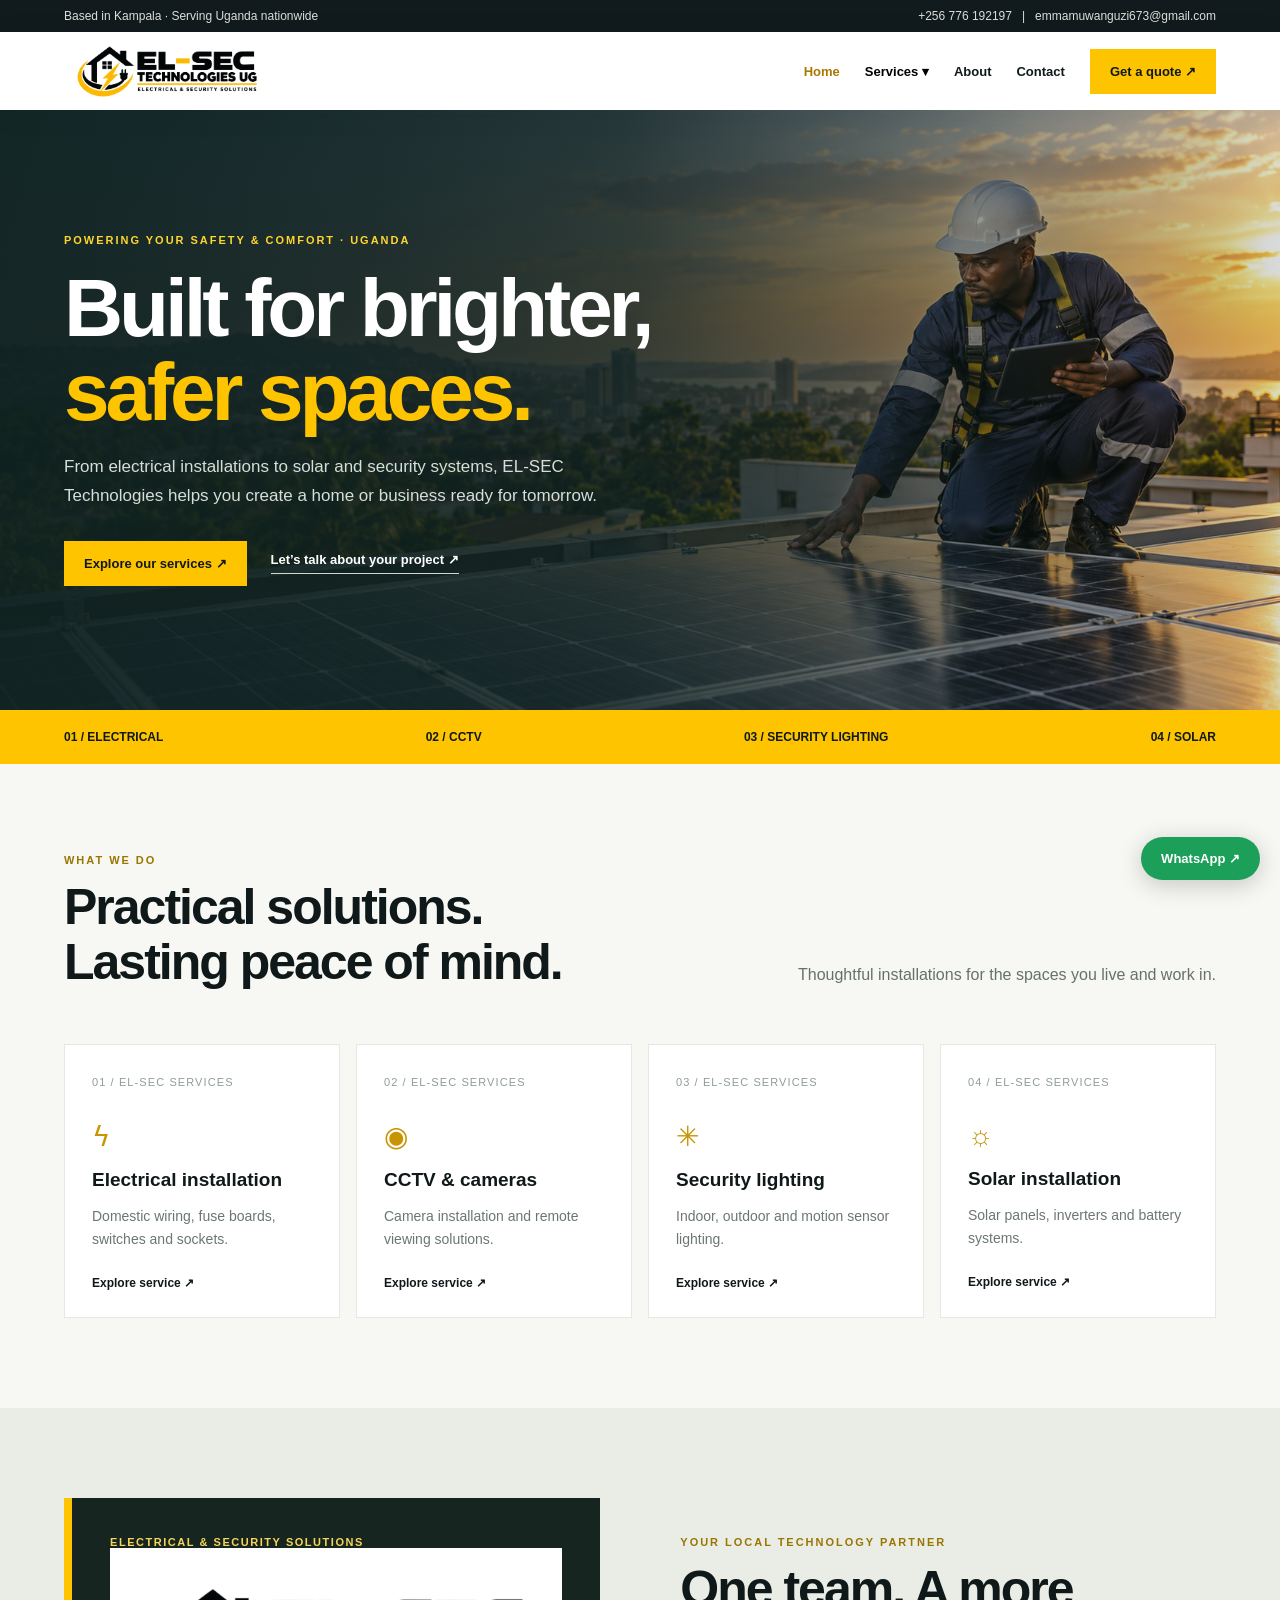
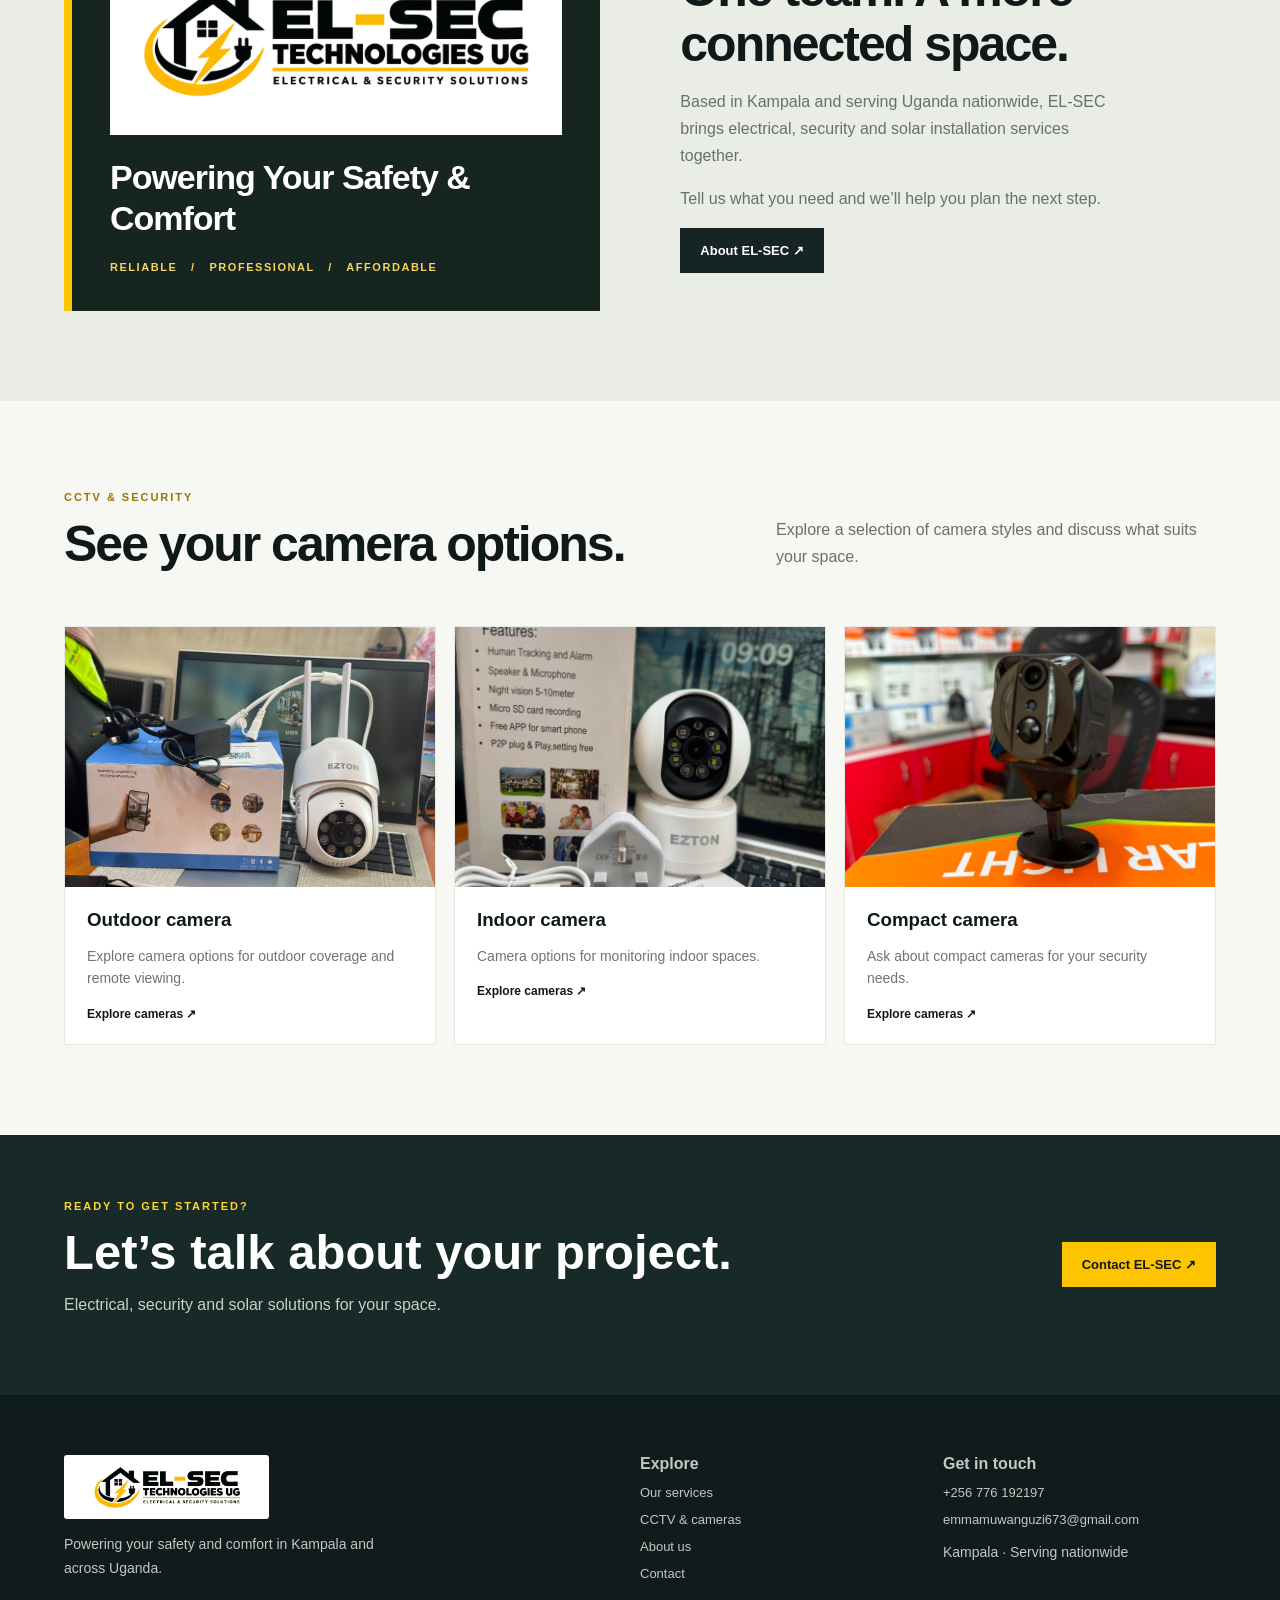
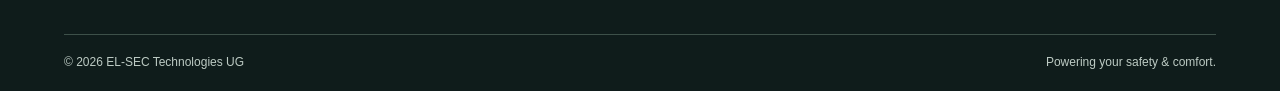
<file: index.html>
<!doctype html>
<html lang="en">
  <head>
    <meta charset="utf-8">
    <meta name="viewport" content="width=device-width,initial-scale=1">
    <meta name="description" content="EL-SEC Technologies UG: electrical, security and solar installations in Uganda.">
    <title>
      Home | EL-SEC Technologies UG
    </title>
    <link rel="stylesheet" href="style.css">
    <script src="app.js" defer>
    </script>
  </head>
  <body>
    <div class="top">
      <div class="wrap">
        <span>
          Based in Kampala · Serving Uganda nationwide
        </span>
        <span>
          <a href="tel:+256776192197">
            +256 776 192197
          </a>
          &nbsp;
          |
          &nbsp;
          <a href="mailto:emmamuwanguzi673@gmail.com">
            emmamuwanguzi673@gmail.com
          </a>
        </span>
      </div>
    </div>
    <header class="nav">
      <div class="wrap">
        <a class="brand" href="index.html">
          <img class="brandlogo" src="assets/logo.png" alt="EL-SEC Technologies UG — Electrical & Security Solutions">
        </a>
        <button class="menu" aria-label="Open navigation" aria-expanded="false">
          ☰
        </button>
        <nav class="links" aria-label="Main navigation">
          <a href="index.html" class="active">
            Home
          </a>
          <div class="drop">
            <button aria-expanded="false" aria-controls="service-menu">
              Services ▾
            </button>
            <div class="dropdown" id="service-menu">
              <a href="services.html">
                All services →
              </a>
              <a href="electrical.html">
                Electrical installation ↗
              </a>
              <a href="cameras.html">
                CCTV
                &
                cameras ↗
              </a>
              <a href="lighting.html">
                Security lighting ↗
              </a>
              <a href="solar.html">
                Solar installation ↗
              </a>
            </div>
          </div>
          <a href="about.html" class="">
            About
          </a>
          <a href="contact.html" class="">
            Contact
          </a>
          <a class="btn" href="contact.html">
            Get a quote ↗
          </a>
        </nav>
      </div>
    </header>
    <main>
      <section class="hero">
        <div class="wrap">
          <div class="hero-inner">
            <div class="eyebrow">
              Powering Your Safety
              &amp;
              Comfort · Uganda
            </div>
            <h1>
              Built for brighter,
              <br>
              <span>
                safer spaces.
              </span>
            </h1>
            <p>
              From electrical installations to solar and security systems, EL-SEC Technologies helps you create a home or business ready for tomorrow.
            </p>
            <div class="actions">
              <a class="btn" href="services.html">
                Explore our services ↗
              </a>
              <a class="under" href="contact.html">
                Let’s talk about your project ↗
              </a>
            </div>
          </div>
        </div>
      </section>
      <div class="strip">
        <div class="wrap">
          <span>
            01 / ELECTRICAL
          </span>
          <span>
            02 / CCTV
          </span>
          <span>
            03 / SECURITY LIGHTING
          </span>
          <span>
            04 / SOLAR
          </span>
        </div>
      </div>
      <section class="section">
        <div class="wrap">
          <div class="head">
            <div>
              <div class="label">
                What we do
              </div>
              <h2>
                Practical solutions.
                <br>
                Lasting peace of mind.
              </h2>
            </div>
            <p>
              Thoughtful installations for the spaces you live and work in.
            </p>
          </div>
          <div class="grid">
            <article class="card">
              <span class="number">
                01 / EL-SEC SERVICES
              </span>
              <div class="icon">
                ϟ
              </div>
              <h3>
                Electrical installation
              </h3>
              <p>
                Domestic wiring, fuse boards, switches and sockets.
              </p>
              <a class="more" href="electrical.html">
                Explore service ↗
              </a>
            </article>
            <article class="card">
              <span class="number">
                02 / EL-SEC SERVICES
              </span>
              <div class="icon">
                ◉
              </div>
              <h3>
                CCTV
                &
                cameras
              </h3>
              <p>
                Camera installation and remote viewing solutions.
              </p>
              <a class="more" href="cameras.html">
                Explore service ↗
              </a>
            </article>
            <article class="card">
              <span class="number">
                03 / EL-SEC SERVICES
              </span>
              <div class="icon">
                ✳
              </div>
              <h3>
                Security lighting
              </h3>
              <p>
                Indoor, outdoor and motion sensor lighting.
              </p>
              <a class="more" href="lighting.html">
                Explore service ↗
              </a>
            </article>
            <article class="card">
              <span class="number">
                04 / EL-SEC SERVICES
              </span>
              <div class="icon">
                ☼
              </div>
              <h3>
                Solar installation
              </h3>
              <p>
                Solar panels, inverters and battery systems.
              </p>
              <a class="more" href="solar.html">
                Explore service ↗
              </a>
            </article>
          </div>
        </div>
      </section>
      <section class="section light">
        <div class="wrap split">
          <div class="brand-panel">
            <div class="panel-label">
              ELECTRICAL
              &
              SECURITY SOLUTIONS
            </div>
            <div class="panel-logo">
              <img src="assets/logo.png" alt="EL-SEC Technologies UG">
            </div>
            <p>
              Powering Your Safety
              &amp;
              Comfort
            </p>
            <div class="panel-values">
              RELIABLE
              &nbsp;
              /
              &nbsp;
              PROFESSIONAL
              &nbsp;
              /
              &nbsp;
              AFFORDABLE
            </div>
          </div>
          <div class="copy">
            <div class="label">
              Your local technology partner
            </div>
            <h2>
              One team. A more connected space.
            </h2>
            <p>
              Based in Kampala and serving Uganda nationwide, EL-SEC brings electrical, security and solar installation services together.
            </p>
            <p>
              Tell us what you need and we’ll help you plan the next step.
            </p>
            <a class="btn dark" href="about.html">
              About EL-SEC ↗
            </a>
          </div>
        </div>
      </section>
      <section class="section">
        <div class="wrap">
          <div class="head">
            <div>
              <div class="label">
                CCTV
                &
                security
              </div>
              <h2>
                See your camera options.
              </h2>
            </div>
            <p>
              Explore a selection of camera styles and discuss what suits your space.
            </p>
          </div>
          <div class="gallery">
            <article class="product">
              <div class="pic">
                <img src="assets/outdoor-camera.jpg" alt="Outdoor security camera displayed on a table">
              </div>
              <div class="content">
                <h3>
                  Outdoor camera
                </h3>
                <p>
                  Explore camera options for outdoor coverage and remote viewing.
                </p>
                <a href="cameras.html">
                  Explore cameras ↗
                </a>
              </div>
            </article>
            <article class="product">
              <div class="pic">
                <img src="assets/indoor-camera.jpg" alt="Indoor security camera displayed on a desk">
              </div>
              <div class="content">
                <h3>
                  Indoor camera
                </h3>
                <p>
                  Camera options for monitoring indoor spaces.
                </p>
                <a href="cameras.html">
                  Explore cameras ↗
                </a>
              </div>
            </article>
            <article class="product">
              <div class="pic">
                <img src="assets/compact-camera.jpg" alt="Compact black camera displayed on a box">
              </div>
              <div class="content">
                <h3>
                  Compact camera
                </h3>
                <p>
                  Ask about compact cameras for your security needs.
                </p>
                <a href="cameras.html">
                  Explore cameras ↗
                </a>
              </div>
            </article>
          </div>
        </div>
      </section>
    </main>
    <section class="contactband">
      <div class="wrap">
        <div>
          <div class="eyebrow">
            Ready to get started?
          </div>
          <h2>
            Let’s talk about your project.
          </h2>
          <p>
            Electrical, security and solar solutions for your space.
          </p>
        </div>
        <a class="btn" href="contact.html">
          Contact EL-SEC ↗
        </a>
      </div>
    </section>
    <footer class="footer">
      <div class="wrap">
        <div class="footergrid">
          <div>
            <a class="brand" href="index.html">
              <img class="brandlogo" src="assets/logo.png" alt="EL-SEC Technologies UG — Electrical & Security Solutions">
            </a>
            <p>
              Powering your safety and comfort in Kampala and across Uganda.
            </p>
          </div>
          <div>
            <strong>
              Explore
            </strong>
            <a class="link" href="services.html">
              Our services
            </a>
            <a class="link" href="cameras.html">
              CCTV
              &
              cameras
            </a>
            <a class="link" href="about.html">
              About us
            </a>
            <a class="link" href="contact.html">
              Contact
            </a>
          </div>
          <div>
            <strong>
              Get in touch
            </strong>
            <a class="link" href="tel:+256776192197">
              +256 776 192197
            </a>
            <a class="link" href="mailto:emmamuwanguzi673@gmail.com">
              emmamuwanguzi673@gmail.com
            </a>
            <p>
              Kampala · Serving nationwide
            </p>
          </div>
        </div>
        <div class="footline">
          <span>
            © 2026 EL-SEC Technologies UG
          </span>
          <span>
            Powering your safety
            &
            comfort.
          </span>
        </div>
      </div>
    </footer>
    <a class="wa" href="https://wa.me/256776192197?text=Hello%20EL-SEC%2C%20I%27d%20like%20to%20ask%20about%20your%20services." aria-label="Contact EL-SEC on WhatsApp">
      WhatsApp ↗
    </a>
  </body>
</html>
</file>
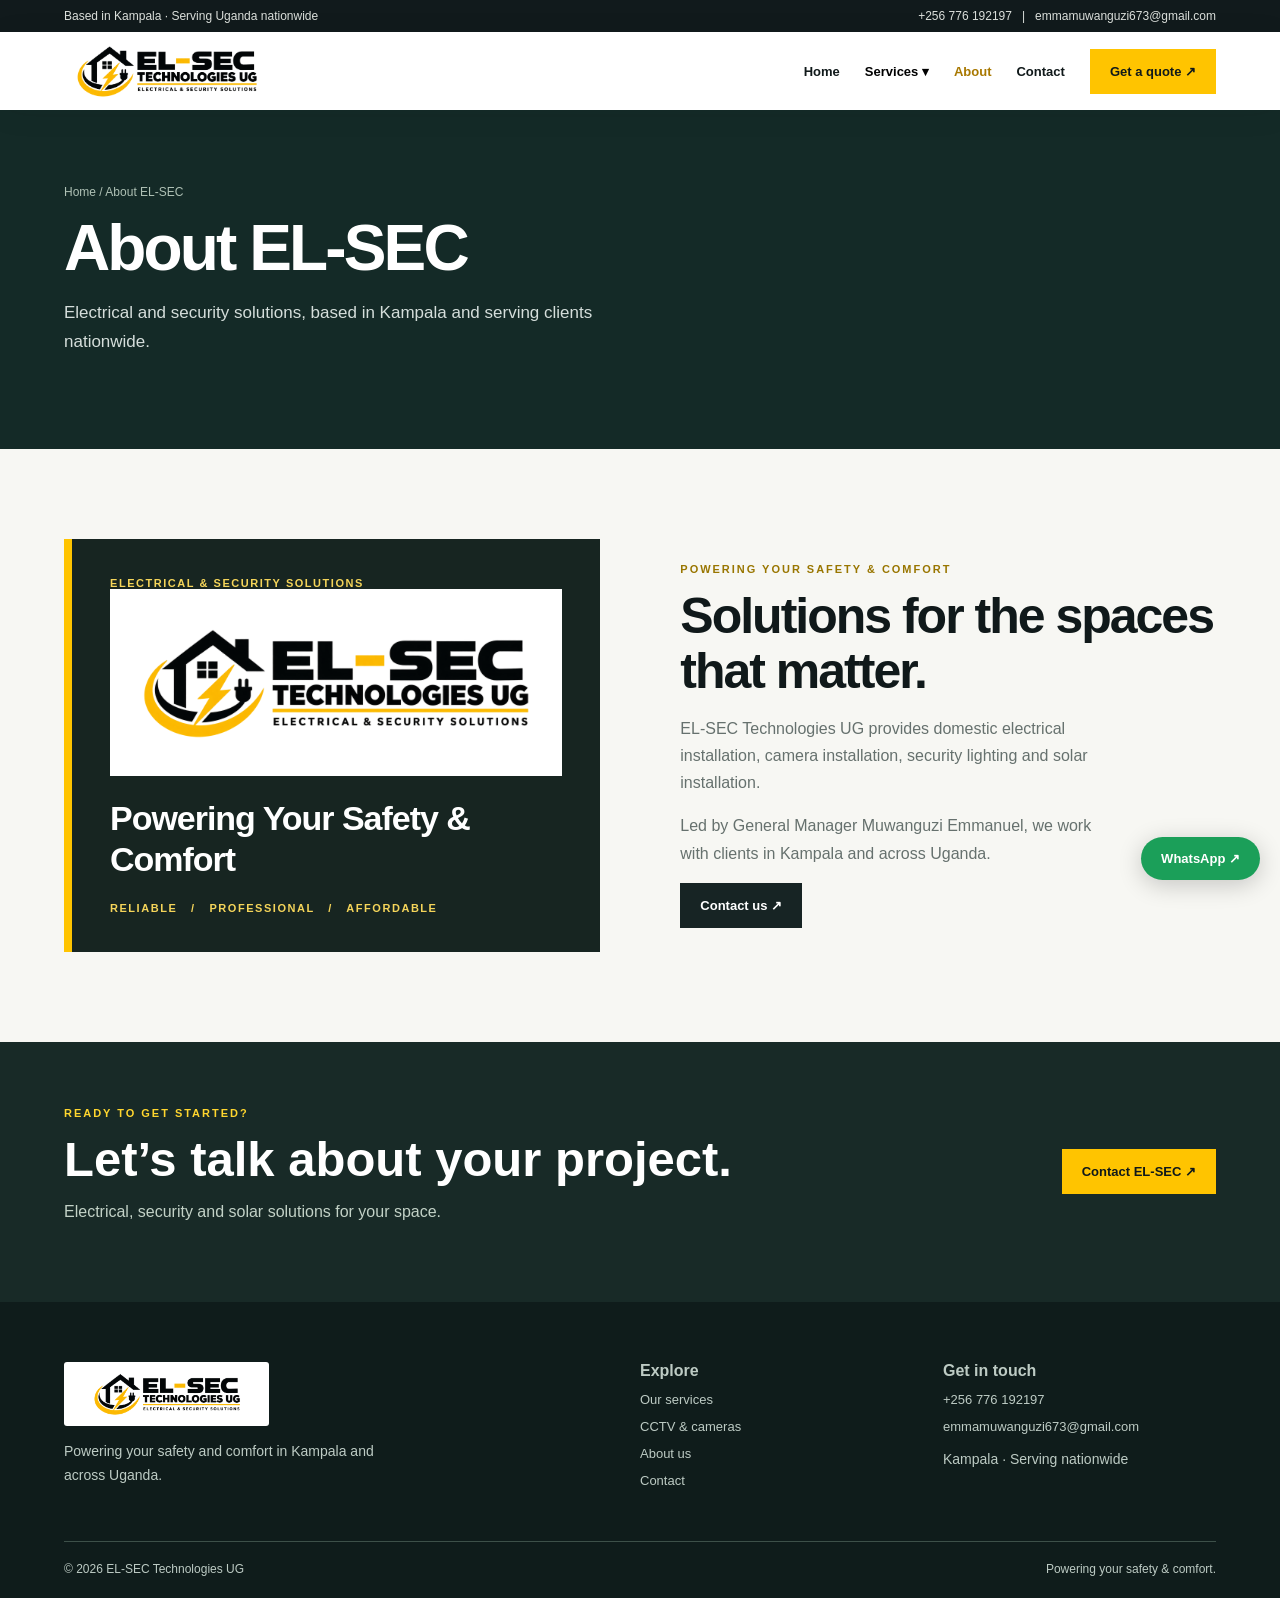
<file: about.html>
<!doctype html>
<html lang="en">
  <head>
    <meta charset="utf-8">
    <meta name="viewport" content="width=device-width,initial-scale=1">
    <meta name="description" content="EL-SEC Technologies UG: electrical, security and solar installations in Uganda.">
    <title>
      About EL-SEC | EL-SEC Technologies UG
    </title>
    <link rel="stylesheet" href="style.css">
    <script src="app.js" defer>
    </script>
  </head>
  <body>
    <div class="top">
      <div class="wrap">
        <span>
          Based in Kampala · Serving Uganda nationwide
        </span>
        <span>
          <a href="tel:+256776192197">
            +256 776 192197
          </a>
          &nbsp;
          |
          &nbsp;
          <a href="mailto:emmamuwanguzi673@gmail.com">
            emmamuwanguzi673@gmail.com
          </a>
        </span>
      </div>
    </div>
    <header class="nav">
      <div class="wrap">
        <a class="brand" href="index.html">
          <img class="brandlogo" src="assets/logo.png" alt="EL-SEC Technologies UG — Electrical & Security Solutions">
        </a>
        <button class="menu" aria-label="Open navigation" aria-expanded="false">
          ☰
        </button>
        <nav class="links" aria-label="Main navigation">
          <a href="index.html" class="">
            Home
          </a>
          <div class="drop">
            <button aria-expanded="false" aria-controls="service-menu">
              Services ▾
            </button>
            <div class="dropdown" id="service-menu">
              <a href="services.html">
                All services →
              </a>
              <a href="electrical.html">
                Electrical installation ↗
              </a>
              <a href="cameras.html">
                CCTV
                &
                cameras ↗
              </a>
              <a href="lighting.html">
                Security lighting ↗
              </a>
              <a href="solar.html">
                Solar installation ↗
              </a>
            </div>
          </div>
          <a href="about.html" class="active">
            About
          </a>
          <a href="contact.html" class="">
            Contact
          </a>
          <a class="btn" href="contact.html">
            Get a quote ↗
          </a>
        </nav>
      </div>
    </header>
    <main>
      <section class="pagehero">
        <div class="wrap">
          <div class="crumb">
            <a href="index.html">
              Home
            </a>
            / About EL-SEC
          </div>
          <h1>
            About EL-SEC
          </h1>
          <p>
            Electrical and security solutions, based in Kampala and serving clients nationwide.
          </p>
        </div>
      </section>
      <section class="section">
        <div class="wrap split">
          <div class="brand-panel">
            <div class="panel-label">
              ELECTRICAL
              &
              SECURITY SOLUTIONS
            </div>
            <div class="panel-logo">
              <img src="assets/logo.png" alt="EL-SEC Technologies UG">
            </div>
            <p>
              Powering Your Safety
              &amp;
              Comfort
            </p>
            <div class="panel-values">
              RELIABLE
              &nbsp;
              /
              &nbsp;
              PROFESSIONAL
              &nbsp;
              /
              &nbsp;
              AFFORDABLE
            </div>
          </div>
          <div class="copy">
            <div class="label">
              Powering your safety
              &
              comfort
            </div>
            <h2>
              Solutions for the spaces that matter.
            </h2>
            <p>
              EL-SEC Technologies UG provides domestic electrical installation, camera installation, security lighting and solar installation.
            </p>
            <p>
              Led by General Manager Muwanguzi Emmanuel, we work with clients in Kampala and across Uganda.
            </p>
            <a class="btn dark" href="contact.html">
              Contact us ↗
            </a>
          </div>
        </div>
      </section>
    </main>
    <section class="contactband">
      <div class="wrap">
        <div>
          <div class="eyebrow">
            Ready to get started?
          </div>
          <h2>
            Let’s talk about your project.
          </h2>
          <p>
            Electrical, security and solar solutions for your space.
          </p>
        </div>
        <a class="btn" href="contact.html">
          Contact EL-SEC ↗
        </a>
      </div>
    </section>
    <footer class="footer">
      <div class="wrap">
        <div class="footergrid">
          <div>
            <a class="brand" href="index.html">
              <img class="brandlogo" src="assets/logo.png" alt="EL-SEC Technologies UG — Electrical & Security Solutions">
            </a>
            <p>
              Powering your safety and comfort in Kampala and across Uganda.
            </p>
          </div>
          <div>
            <strong>
              Explore
            </strong>
            <a class="link" href="services.html">
              Our services
            </a>
            <a class="link" href="cameras.html">
              CCTV
              &
              cameras
            </a>
            <a class="link" href="about.html">
              About us
            </a>
            <a class="link" href="contact.html">
              Contact
            </a>
          </div>
          <div>
            <strong>
              Get in touch
            </strong>
            <a class="link" href="tel:+256776192197">
              +256 776 192197
            </a>
            <a class="link" href="mailto:emmamuwanguzi673@gmail.com">
              emmamuwanguzi673@gmail.com
            </a>
            <p>
              Kampala · Serving nationwide
            </p>
          </div>
        </div>
        <div class="footline">
          <span>
            © 2026 EL-SEC Technologies UG
          </span>
          <span>
            Powering your safety
            &
            comfort.
          </span>
        </div>
      </div>
    </footer>
    <a class="wa" href="https://wa.me/256776192197?text=Hello%20EL-SEC%2C%20I%27d%20like%20to%20ask%20about%20your%20services." aria-label="Contact EL-SEC on WhatsApp">
      WhatsApp ↗
    </a>
  </body>
</html>
</file>
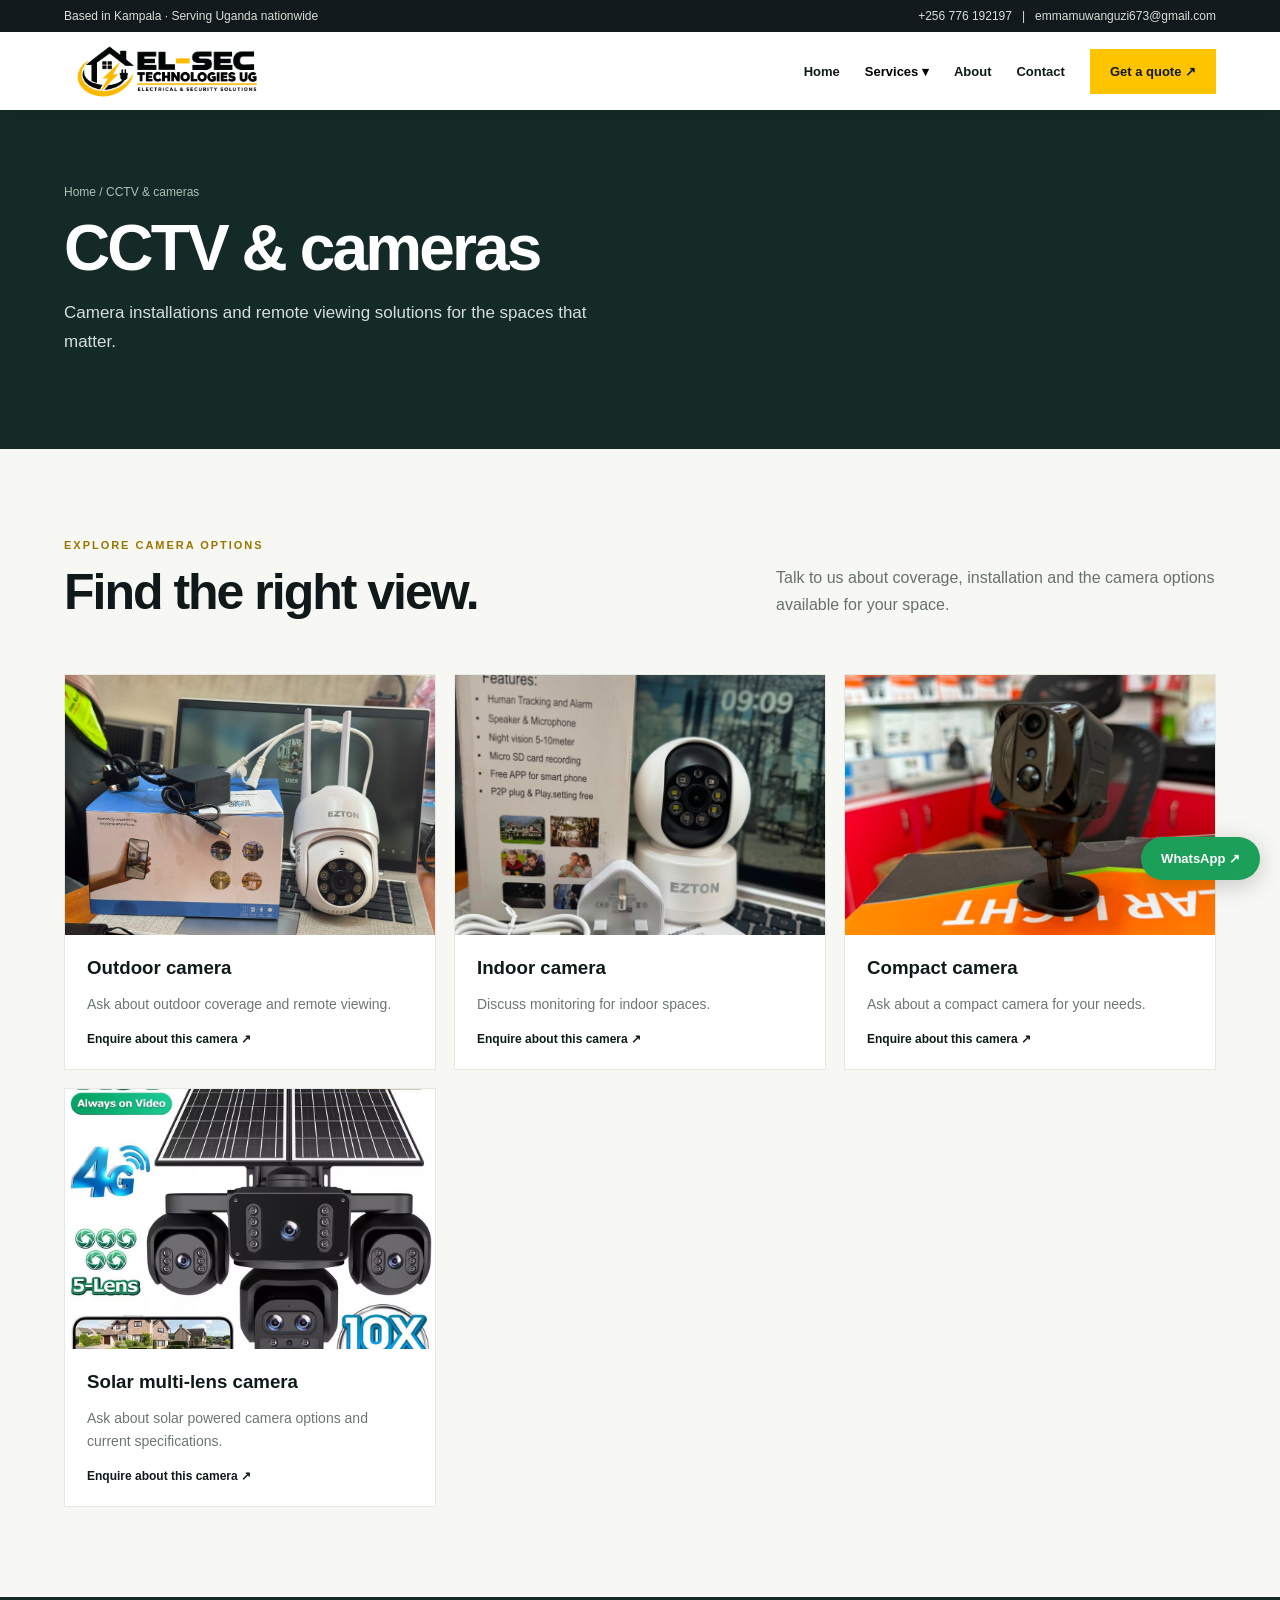
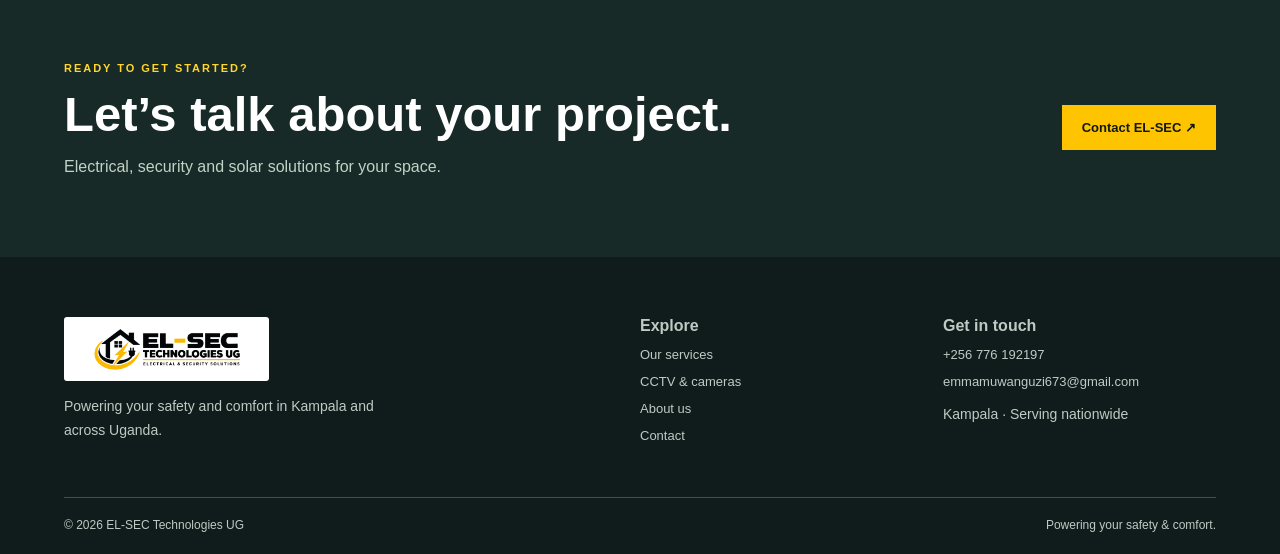
<file: cameras.html>
<!doctype html>
<html lang="en">
  <head>
    <meta charset="utf-8">
    <meta name="viewport" content="width=device-width,initial-scale=1">
    <meta name="description" content="EL-SEC Technologies UG: electrical, security and solar installations in Uganda.">
    <title>
      CCTV
      &
      cameras | EL-SEC Technologies UG
    </title>
    <link rel="stylesheet" href="style.css">
    <script src="app.js" defer>
    </script>
  </head>
  <body>
    <div class="top">
      <div class="wrap">
        <span>
          Based in Kampala · Serving Uganda nationwide
        </span>
        <span>
          <a href="tel:+256776192197">
            +256 776 192197
          </a>
          &nbsp;
          |
          &nbsp;
          <a href="mailto:emmamuwanguzi673@gmail.com">
            emmamuwanguzi673@gmail.com
          </a>
        </span>
      </div>
    </div>
    <header class="nav">
      <div class="wrap">
        <a class="brand" href="index.html">
          <img class="brandlogo" src="assets/logo.png" alt="EL-SEC Technologies UG — Electrical & Security Solutions">
        </a>
        <button class="menu" aria-label="Open navigation" aria-expanded="false">
          ☰
        </button>
        <nav class="links" aria-label="Main navigation">
          <a href="index.html" class="">
            Home
          </a>
          <div class="drop">
            <button aria-expanded="false" aria-controls="service-menu">
              Services ▾
            </button>
            <div class="dropdown" id="service-menu">
              <a href="services.html">
                All services →
              </a>
              <a href="electrical.html">
                Electrical installation ↗
              </a>
              <a href="cameras.html">
                CCTV
                &
                cameras ↗
              </a>
              <a href="lighting.html">
                Security lighting ↗
              </a>
              <a href="solar.html">
                Solar installation ↗
              </a>
            </div>
          </div>
          <a href="about.html" class="">
            About
          </a>
          <a href="contact.html" class="">
            Contact
          </a>
          <a class="btn" href="contact.html">
            Get a quote ↗
          </a>
        </nav>
      </div>
    </header>
    <main>
      <section class="pagehero">
        <div class="wrap">
          <div class="crumb">
            <a href="index.html">
              Home
            </a>
            / CCTV
            &
            cameras
          </div>
          <h1>
            CCTV
            &
            cameras
          </h1>
          <p>
            Camera installations and remote viewing solutions for the spaces that matter.
          </p>
        </div>
      </section>
      <section class="section">
        <div class="wrap">
          <div class="head">
            <div>
              <div class="label">
                Explore camera options
              </div>
              <h2>
                Find the right view.
              </h2>
            </div>
            <p>
              Talk to us about coverage, installation and the camera options available for your space.
            </p>
          </div>
          <div class="gallery">
            <article class="product">
              <div class="pic">
                <img src="assets/outdoor-camera.jpg" alt="Outdoor camera on a table">
              </div>
              <div class="content">
                <h3>
                  Outdoor camera
                </h3>
                <p>
                  Ask about outdoor coverage and remote viewing.
                </p>
                <a href="contact.html">
                  Enquire about this camera ↗
                </a>
              </div>
            </article>
            <article class="product">
              <div class="pic">
                <img src="assets/indoor-camera.jpg" alt="Indoor camera on a desk">
              </div>
              <div class="content">
                <h3>
                  Indoor camera
                </h3>
                <p>
                  Discuss monitoring for indoor spaces.
                </p>
                <a href="contact.html">
                  Enquire about this camera ↗
                </a>
              </div>
            </article>
            <article class="product">
              <div class="pic">
                <img src="assets/compact-camera.jpg" alt="Compact black camera on a box">
              </div>
              <div class="content">
                <h3>
                  Compact camera
                </h3>
                <p>
                  Ask about a compact camera for your needs.
                </p>
                <a href="contact.html">
                  Enquire about this camera ↗
                </a>
              </div>
            </article>
            <article class="product">
              <div class="pic">
                <img src="assets/solar-camera.jpg" alt="Solar powered multi-lens camera product illustration">
              </div>
              <div class="content">
                <h3>
                  Solar multi-lens camera
                </h3>
                <p>
                  Ask about solar powered camera options and current specifications.
                </p>
                <a href="contact.html">
                  Enquire about this camera ↗
                </a>
              </div>
            </article>
          </div>
        </div>
      </section>
    </main>
    <section class="contactband">
      <div class="wrap">
        <div>
          <div class="eyebrow">
            Ready to get started?
          </div>
          <h2>
            Let’s talk about your project.
          </h2>
          <p>
            Electrical, security and solar solutions for your space.
          </p>
        </div>
        <a class="btn" href="contact.html">
          Contact EL-SEC ↗
        </a>
      </div>
    </section>
    <footer class="footer">
      <div class="wrap">
        <div class="footergrid">
          <div>
            <a class="brand" href="index.html">
              <img class="brandlogo" src="assets/logo.png" alt="EL-SEC Technologies UG — Electrical & Security Solutions">
            </a>
            <p>
              Powering your safety and comfort in Kampala and across Uganda.
            </p>
          </div>
          <div>
            <strong>
              Explore
            </strong>
            <a class="link" href="services.html">
              Our services
            </a>
            <a class="link" href="cameras.html">
              CCTV
              &
              cameras
            </a>
            <a class="link" href="about.html">
              About us
            </a>
            <a class="link" href="contact.html">
              Contact
            </a>
          </div>
          <div>
            <strong>
              Get in touch
            </strong>
            <a class="link" href="tel:+256776192197">
              +256 776 192197
            </a>
            <a class="link" href="mailto:emmamuwanguzi673@gmail.com">
              emmamuwanguzi673@gmail.com
            </a>
            <p>
              Kampala · Serving nationwide
            </p>
          </div>
        </div>
        <div class="footline">
          <span>
            © 2026 EL-SEC Technologies UG
          </span>
          <span>
            Powering your safety
            &
            comfort.
          </span>
        </div>
      </div>
    </footer>
    <a class="wa" href="https://wa.me/256776192197?text=Hello%20EL-SEC%2C%20I%27d%20like%20to%20ask%20about%20your%20services." aria-label="Contact EL-SEC on WhatsApp">
      WhatsApp ↗
    </a>
  </body>
</html>
</file>
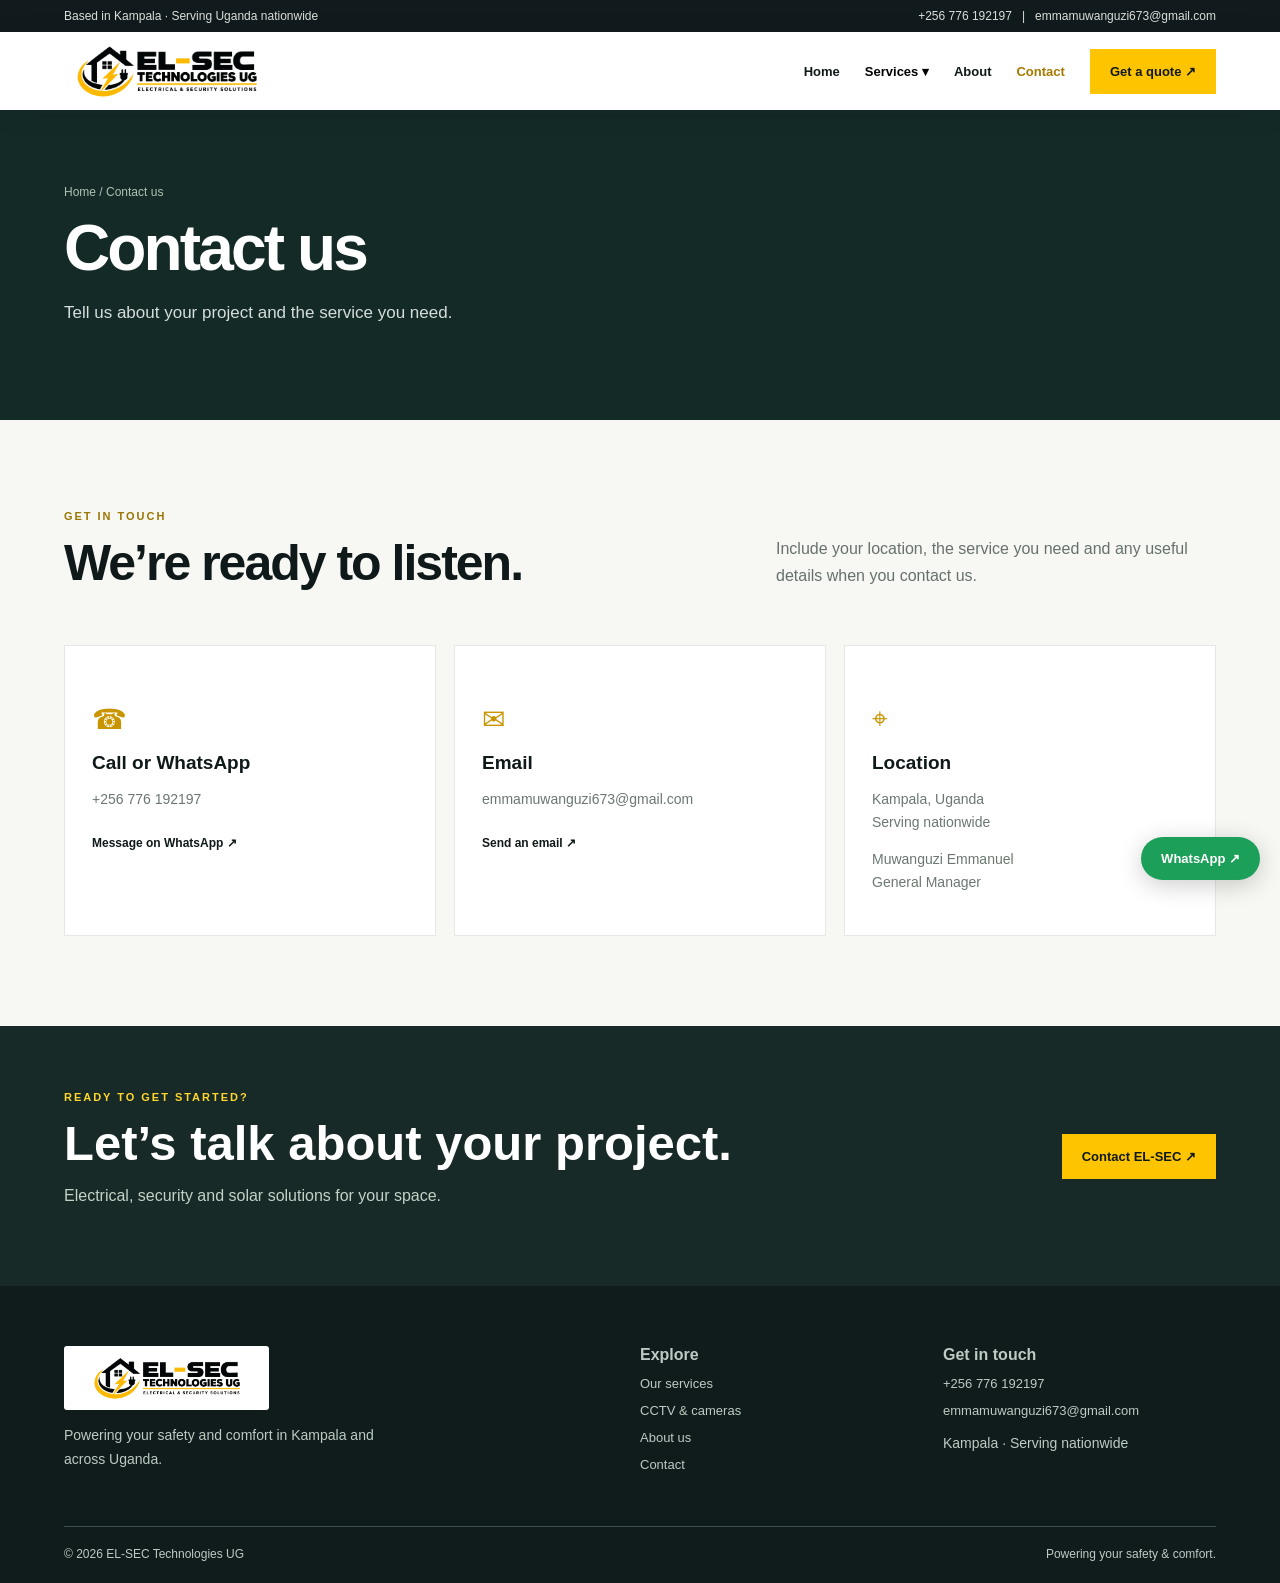
<file: contact.html>
<!doctype html>
<html lang="en">
  <head>
    <meta charset="utf-8">
    <meta name="viewport" content="width=device-width,initial-scale=1">
    <meta name="description" content="EL-SEC Technologies UG: electrical, security and solar installations in Uganda.">
    <title>
      Contact us | EL-SEC Technologies UG
    </title>
    <link rel="stylesheet" href="style.css">
    <script src="app.js" defer>
    </script>
  </head>
  <body>
    <div class="top">
      <div class="wrap">
        <span>
          Based in Kampala · Serving Uganda nationwide
        </span>
        <span>
          <a href="tel:+256776192197">
            +256 776 192197
          </a>
          &nbsp;
          |
          &nbsp;
          <a href="mailto:emmamuwanguzi673@gmail.com">
            emmamuwanguzi673@gmail.com
          </a>
        </span>
      </div>
    </div>
    <header class="nav">
      <div class="wrap">
        <a class="brand" href="index.html">
          <img class="brandlogo" src="assets/logo.png" alt="EL-SEC Technologies UG — Electrical & Security Solutions">
        </a>
        <button class="menu" aria-label="Open navigation" aria-expanded="false">
          ☰
        </button>
        <nav class="links" aria-label="Main navigation">
          <a href="index.html" class="">
            Home
          </a>
          <div class="drop">
            <button aria-expanded="false" aria-controls="service-menu">
              Services ▾
            </button>
            <div class="dropdown" id="service-menu">
              <a href="services.html">
                All services →
              </a>
              <a href="electrical.html">
                Electrical installation ↗
              </a>
              <a href="cameras.html">
                CCTV
                &
                cameras ↗
              </a>
              <a href="lighting.html">
                Security lighting ↗
              </a>
              <a href="solar.html">
                Solar installation ↗
              </a>
            </div>
          </div>
          <a href="about.html" class="">
            About
          </a>
          <a href="contact.html" class="active">
            Contact
          </a>
          <a class="btn" href="contact.html">
            Get a quote ↗
          </a>
        </nav>
      </div>
    </header>
    <main>
      <section class="pagehero">
        <div class="wrap">
          <div class="crumb">
            <a href="index.html">
              Home
            </a>
            / Contact us
          </div>
          <h1>
            Contact us
          </h1>
          <p>
            Tell us about your project and the service you need.
          </p>
        </div>
      </section>
      <section class="section">
        <div class="wrap">
          <div class="head">
            <div>
              <div class="label">
                Get in touch
              </div>
              <h2>
                We’re ready to listen.
              </h2>
            </div>
            <p>
              Include your location, the service you need and any useful details when you contact us.
            </p>
          </div>
          <div class="contactcards">
            <div class="card">
              <div class="icon">
                ☎
              </div>
              <h3>
                Call or WhatsApp
              </h3>
              <p>
                <a href="tel:+256776192197">
                  +256 776 192197
                </a>
              </p>
              <a class="more" href="https://wa.me/256776192197?text=Hello%20EL-SEC%2C%20I%27d%20like%20to%20discuss%20a%20project.">
                Message on WhatsApp ↗
              </a>
            </div>
            <div class="card">
              <div class="icon">
                ✉
              </div>
              <h3>
                Email
              </h3>
              <p>
                <a href="mailto:emmamuwanguzi673@gmail.com">
                  emmamuwanguzi673@gmail.com
                </a>
              </p>
              <a class="more" href="mailto:emmamuwanguzi673@gmail.com?subject=EL-SEC%20project%20enquiry">
                Send an email ↗
              </a>
            </div>
            <div class="card">
              <div class="icon">
                ⌖
              </div>
              <h3>
                Location
              </h3>
              <p>
                Kampala, Uganda
                <br>
                Serving nationwide
              </p>
              <p>
                Muwanguzi Emmanuel
                <br>
                General Manager
              </p>
            </div>
          </div>
        </div>
      </section>
    </main>
    <section class="contactband">
      <div class="wrap">
        <div>
          <div class="eyebrow">
            Ready to get started?
          </div>
          <h2>
            Let’s talk about your project.
          </h2>
          <p>
            Electrical, security and solar solutions for your space.
          </p>
        </div>
        <a class="btn" href="contact.html">
          Contact EL-SEC ↗
        </a>
      </div>
    </section>
    <footer class="footer">
      <div class="wrap">
        <div class="footergrid">
          <div>
            <a class="brand" href="index.html">
              <img class="brandlogo" src="assets/logo.png" alt="EL-SEC Technologies UG — Electrical & Security Solutions">
            </a>
            <p>
              Powering your safety and comfort in Kampala and across Uganda.
            </p>
          </div>
          <div>
            <strong>
              Explore
            </strong>
            <a class="link" href="services.html">
              Our services
            </a>
            <a class="link" href="cameras.html">
              CCTV
              &
              cameras
            </a>
            <a class="link" href="about.html">
              About us
            </a>
            <a class="link" href="contact.html">
              Contact
            </a>
          </div>
          <div>
            <strong>
              Get in touch
            </strong>
            <a class="link" href="tel:+256776192197">
              +256 776 192197
            </a>
            <a class="link" href="mailto:emmamuwanguzi673@gmail.com">
              emmamuwanguzi673@gmail.com
            </a>
            <p>
              Kampala · Serving nationwide
            </p>
          </div>
        </div>
        <div class="footline">
          <span>
            © 2026 EL-SEC Technologies UG
          </span>
          <span>
            Powering your safety
            &
            comfort.
          </span>
        </div>
      </div>
    </footer>
    <a class="wa" href="https://wa.me/256776192197?text=Hello%20EL-SEC%2C%20I%27d%20like%20to%20ask%20about%20your%20services." aria-label="Contact EL-SEC on WhatsApp">
      WhatsApp ↗
    </a>
  </body>
</html>
</file>
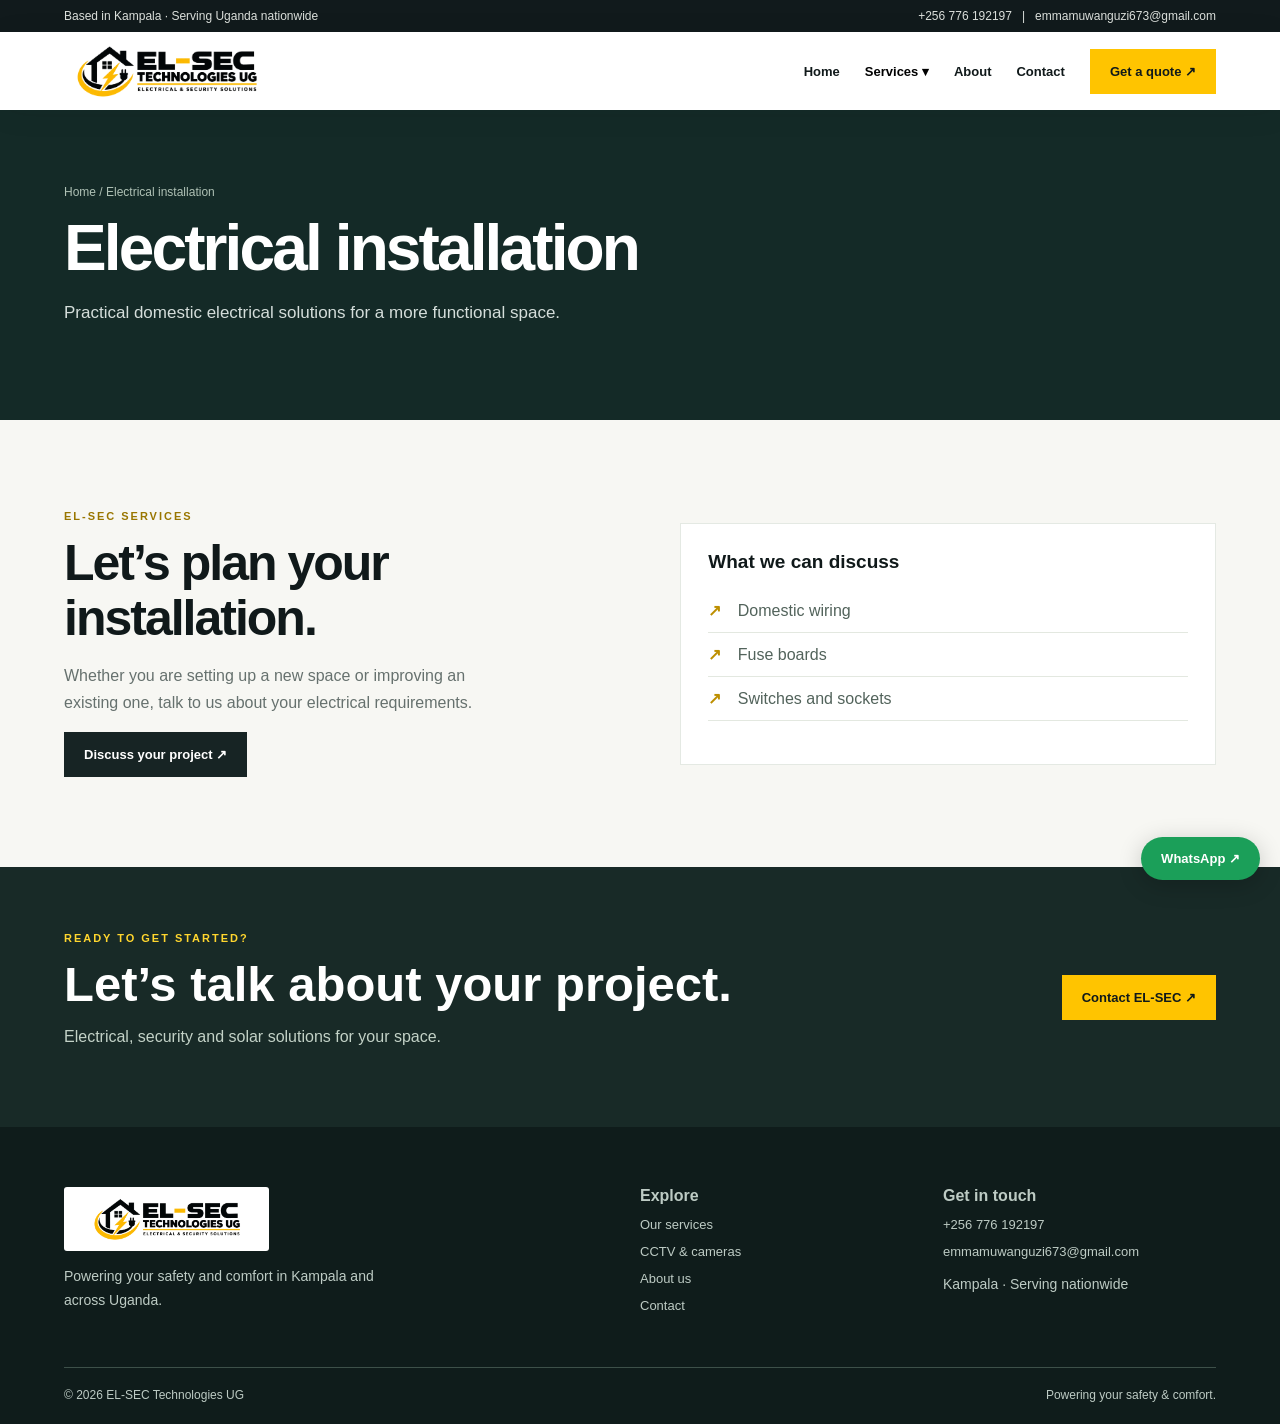
<file: electrical.html>
<!doctype html>
<html lang="en">
  <head>
    <meta charset="utf-8">
    <meta name="viewport" content="width=device-width,initial-scale=1">
    <meta name="description" content="EL-SEC Technologies UG: electrical, security and solar installations in Uganda.">
    <title>
      Electrical installation | EL-SEC Technologies UG
    </title>
    <link rel="stylesheet" href="style.css">
    <script src="app.js" defer>
    </script>
  </head>
  <body>
    <div class="top">
      <div class="wrap">
        <span>
          Based in Kampala · Serving Uganda nationwide
        </span>
        <span>
          <a href="tel:+256776192197">
            +256 776 192197
          </a>
          &nbsp;
          |
          &nbsp;
          <a href="mailto:emmamuwanguzi673@gmail.com">
            emmamuwanguzi673@gmail.com
          </a>
        </span>
      </div>
    </div>
    <header class="nav">
      <div class="wrap">
        <a class="brand" href="index.html">
          <img class="brandlogo" src="assets/logo.png" alt="EL-SEC Technologies UG — Electrical & Security Solutions">
        </a>
        <button class="menu" aria-label="Open navigation" aria-expanded="false">
          ☰
        </button>
        <nav class="links" aria-label="Main navigation">
          <a href="index.html" class="">
            Home
          </a>
          <div class="drop">
            <button aria-expanded="false" aria-controls="service-menu">
              Services ▾
            </button>
            <div class="dropdown" id="service-menu">
              <a href="services.html">
                All services →
              </a>
              <a href="electrical.html">
                Electrical installation ↗
              </a>
              <a href="cameras.html">
                CCTV
                &
                cameras ↗
              </a>
              <a href="lighting.html">
                Security lighting ↗
              </a>
              <a href="solar.html">
                Solar installation ↗
              </a>
            </div>
          </div>
          <a href="about.html" class="">
            About
          </a>
          <a href="contact.html" class="">
            Contact
          </a>
          <a class="btn" href="contact.html">
            Get a quote ↗
          </a>
        </nav>
      </div>
    </header>
    <main>
      <section class="pagehero">
        <div class="wrap">
          <div class="crumb">
            <a href="index.html">
              Home
            </a>
            / Electrical installation
          </div>
          <h1>
            Electrical installation
          </h1>
          <p>
            Practical domestic electrical solutions for a more functional space.
          </p>
        </div>
      </section>
      <section class="section">
        <div class="wrap split">
          <div class="copy">
            <div class="label">
              EL-SEC services
            </div>
            <h2>
              Let’s plan your installation.
            </h2>
            <p>
              Whether you are setting up a new space or improving an existing one, talk to us about your electrical requirements.
            </p>
            <a class="btn dark" href="contact.html">
              Discuss your project ↗
            </a>
          </div>
          <div class="card">
            <h3>
              What we can discuss
            </h3>
            <ul class="list">
              <li>
                Domestic wiring
              </li>
              <li>
                Fuse boards
              </li>
              <li>
                Switches and sockets
              </li>
            </ul>
          </div>
        </div>
      </section>
    </main>
    <section class="contactband">
      <div class="wrap">
        <div>
          <div class="eyebrow">
            Ready to get started?
          </div>
          <h2>
            Let’s talk about your project.
          </h2>
          <p>
            Electrical, security and solar solutions for your space.
          </p>
        </div>
        <a class="btn" href="contact.html">
          Contact EL-SEC ↗
        </a>
      </div>
    </section>
    <footer class="footer">
      <div class="wrap">
        <div class="footergrid">
          <div>
            <a class="brand" href="index.html">
              <img class="brandlogo" src="assets/logo.png" alt="EL-SEC Technologies UG — Electrical & Security Solutions">
            </a>
            <p>
              Powering your safety and comfort in Kampala and across Uganda.
            </p>
          </div>
          <div>
            <strong>
              Explore
            </strong>
            <a class="link" href="services.html">
              Our services
            </a>
            <a class="link" href="cameras.html">
              CCTV
              &
              cameras
            </a>
            <a class="link" href="about.html">
              About us
            </a>
            <a class="link" href="contact.html">
              Contact
            </a>
          </div>
          <div>
            <strong>
              Get in touch
            </strong>
            <a class="link" href="tel:+256776192197">
              +256 776 192197
            </a>
            <a class="link" href="mailto:emmamuwanguzi673@gmail.com">
              emmamuwanguzi673@gmail.com
            </a>
            <p>
              Kampala · Serving nationwide
            </p>
          </div>
        </div>
        <div class="footline">
          <span>
            © 2026 EL-SEC Technologies UG
          </span>
          <span>
            Powering your safety
            &
            comfort.
          </span>
        </div>
      </div>
    </footer>
    <a class="wa" href="https://wa.me/256776192197?text=Hello%20EL-SEC%2C%20I%27d%20like%20to%20ask%20about%20your%20services." aria-label="Contact EL-SEC on WhatsApp">
      WhatsApp ↗
    </a>
  </body>
</html>
</file>
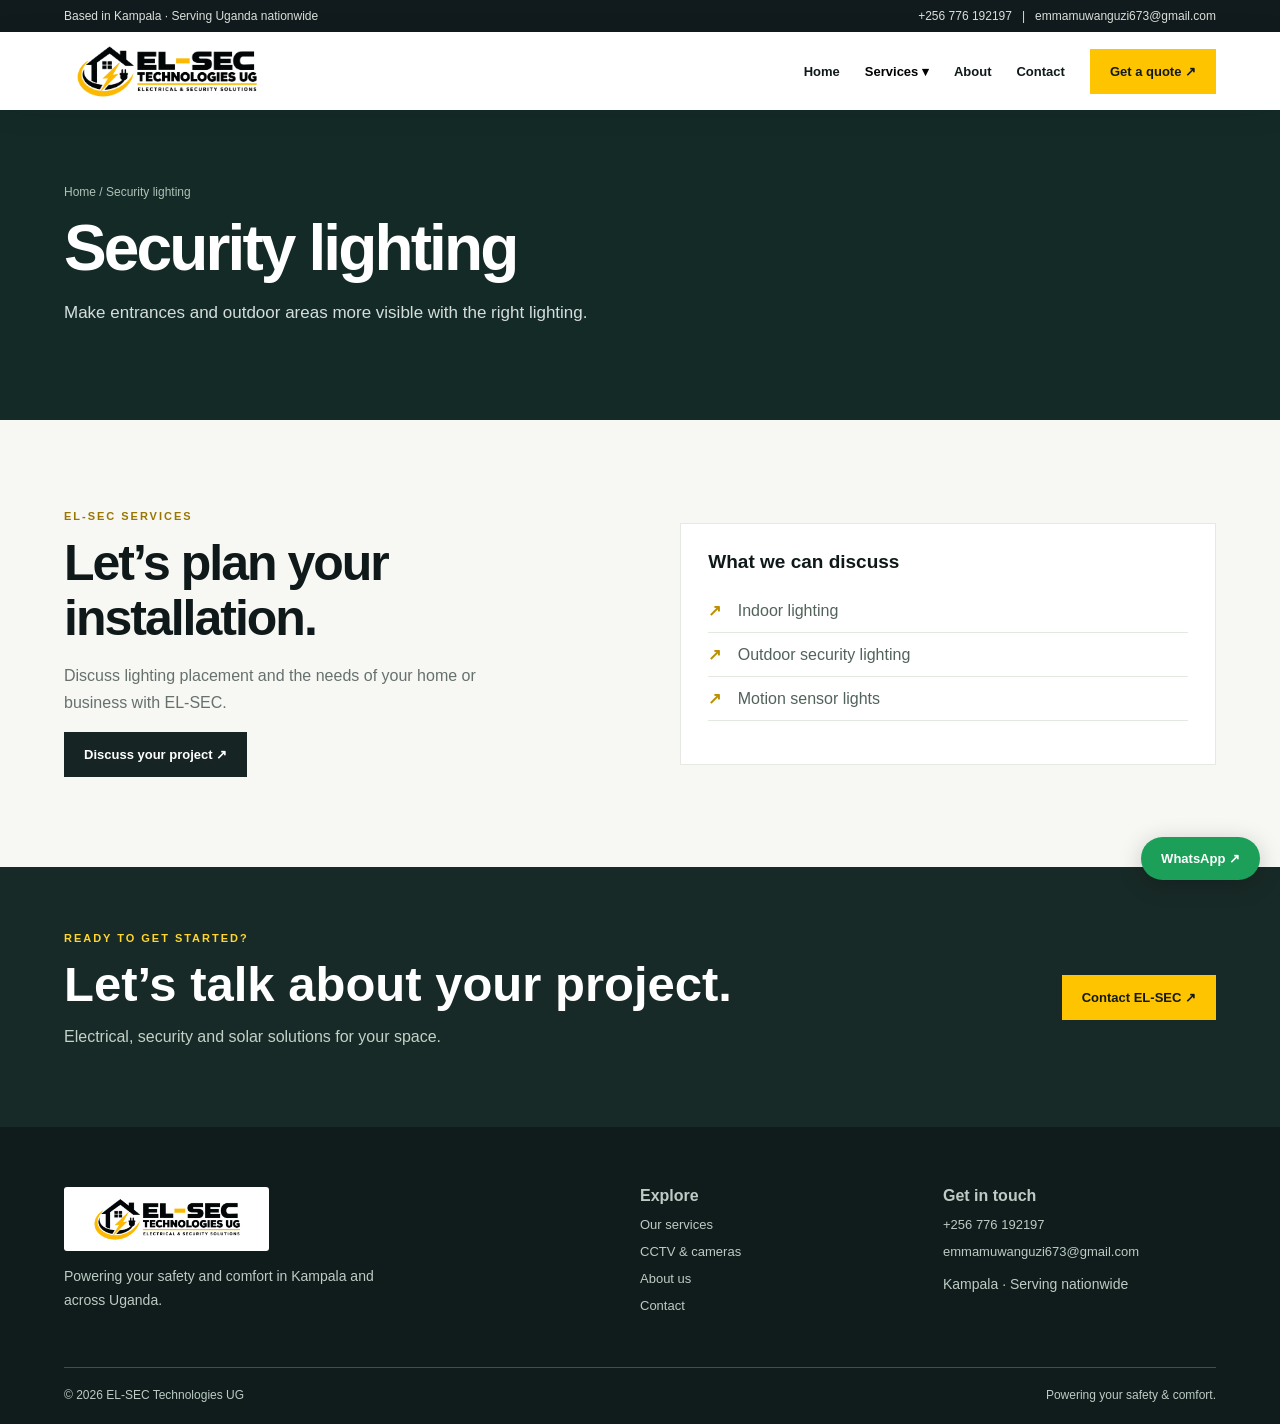
<file: lighting.html>
<!doctype html>
<html lang="en">
  <head>
    <meta charset="utf-8">
    <meta name="viewport" content="width=device-width,initial-scale=1">
    <meta name="description" content="EL-SEC Technologies UG: electrical, security and solar installations in Uganda.">
    <title>
      Security lighting | EL-SEC Technologies UG
    </title>
    <link rel="stylesheet" href="style.css">
    <script src="app.js" defer>
    </script>
  </head>
  <body>
    <div class="top">
      <div class="wrap">
        <span>
          Based in Kampala · Serving Uganda nationwide
        </span>
        <span>
          <a href="tel:+256776192197">
            +256 776 192197
          </a>
          &nbsp;
          |
          &nbsp;
          <a href="mailto:emmamuwanguzi673@gmail.com">
            emmamuwanguzi673@gmail.com
          </a>
        </span>
      </div>
    </div>
    <header class="nav">
      <div class="wrap">
        <a class="brand" href="index.html">
          <img class="brandlogo" src="assets/logo.png" alt="EL-SEC Technologies UG — Electrical & Security Solutions">
        </a>
        <button class="menu" aria-label="Open navigation" aria-expanded="false">
          ☰
        </button>
        <nav class="links" aria-label="Main navigation">
          <a href="index.html" class="">
            Home
          </a>
          <div class="drop">
            <button aria-expanded="false" aria-controls="service-menu">
              Services ▾
            </button>
            <div class="dropdown" id="service-menu">
              <a href="services.html">
                All services →
              </a>
              <a href="electrical.html">
                Electrical installation ↗
              </a>
              <a href="cameras.html">
                CCTV
                &
                cameras ↗
              </a>
              <a href="lighting.html">
                Security lighting ↗
              </a>
              <a href="solar.html">
                Solar installation ↗
              </a>
            </div>
          </div>
          <a href="about.html" class="">
            About
          </a>
          <a href="contact.html" class="">
            Contact
          </a>
          <a class="btn" href="contact.html">
            Get a quote ↗
          </a>
        </nav>
      </div>
    </header>
    <main>
      <section class="pagehero">
        <div class="wrap">
          <div class="crumb">
            <a href="index.html">
              Home
            </a>
            / Security lighting
          </div>
          <h1>
            Security lighting
          </h1>
          <p>
            Make entrances and outdoor areas more visible with the right lighting.
          </p>
        </div>
      </section>
      <section class="section">
        <div class="wrap split">
          <div class="copy">
            <div class="label">
              EL-SEC services
            </div>
            <h2>
              Let’s plan your installation.
            </h2>
            <p>
              Discuss lighting placement and the needs of your home or business with EL-SEC.
            </p>
            <a class="btn dark" href="contact.html">
              Discuss your project ↗
            </a>
          </div>
          <div class="card">
            <h3>
              What we can discuss
            </h3>
            <ul class="list">
              <li>
                Indoor lighting
              </li>
              <li>
                Outdoor security lighting
              </li>
              <li>
                Motion sensor lights
              </li>
            </ul>
          </div>
        </div>
      </section>
    </main>
    <section class="contactband">
      <div class="wrap">
        <div>
          <div class="eyebrow">
            Ready to get started?
          </div>
          <h2>
            Let’s talk about your project.
          </h2>
          <p>
            Electrical, security and solar solutions for your space.
          </p>
        </div>
        <a class="btn" href="contact.html">
          Contact EL-SEC ↗
        </a>
      </div>
    </section>
    <footer class="footer">
      <div class="wrap">
        <div class="footergrid">
          <div>
            <a class="brand" href="index.html">
              <img class="brandlogo" src="assets/logo.png" alt="EL-SEC Technologies UG — Electrical & Security Solutions">
            </a>
            <p>
              Powering your safety and comfort in Kampala and across Uganda.
            </p>
          </div>
          <div>
            <strong>
              Explore
            </strong>
            <a class="link" href="services.html">
              Our services
            </a>
            <a class="link" href="cameras.html">
              CCTV
              &
              cameras
            </a>
            <a class="link" href="about.html">
              About us
            </a>
            <a class="link" href="contact.html">
              Contact
            </a>
          </div>
          <div>
            <strong>
              Get in touch
            </strong>
            <a class="link" href="tel:+256776192197">
              +256 776 192197
            </a>
            <a class="link" href="mailto:emmamuwanguzi673@gmail.com">
              emmamuwanguzi673@gmail.com
            </a>
            <p>
              Kampala · Serving nationwide
            </p>
          </div>
        </div>
        <div class="footline">
          <span>
            © 2026 EL-SEC Technologies UG
          </span>
          <span>
            Powering your safety
            &
            comfort.
          </span>
        </div>
      </div>
    </footer>
    <a class="wa" href="https://wa.me/256776192197?text=Hello%20EL-SEC%2C%20I%27d%20like%20to%20ask%20about%20your%20services." aria-label="Contact EL-SEC on WhatsApp">
      WhatsApp ↗
    </a>
  </body>
</html>
</file>
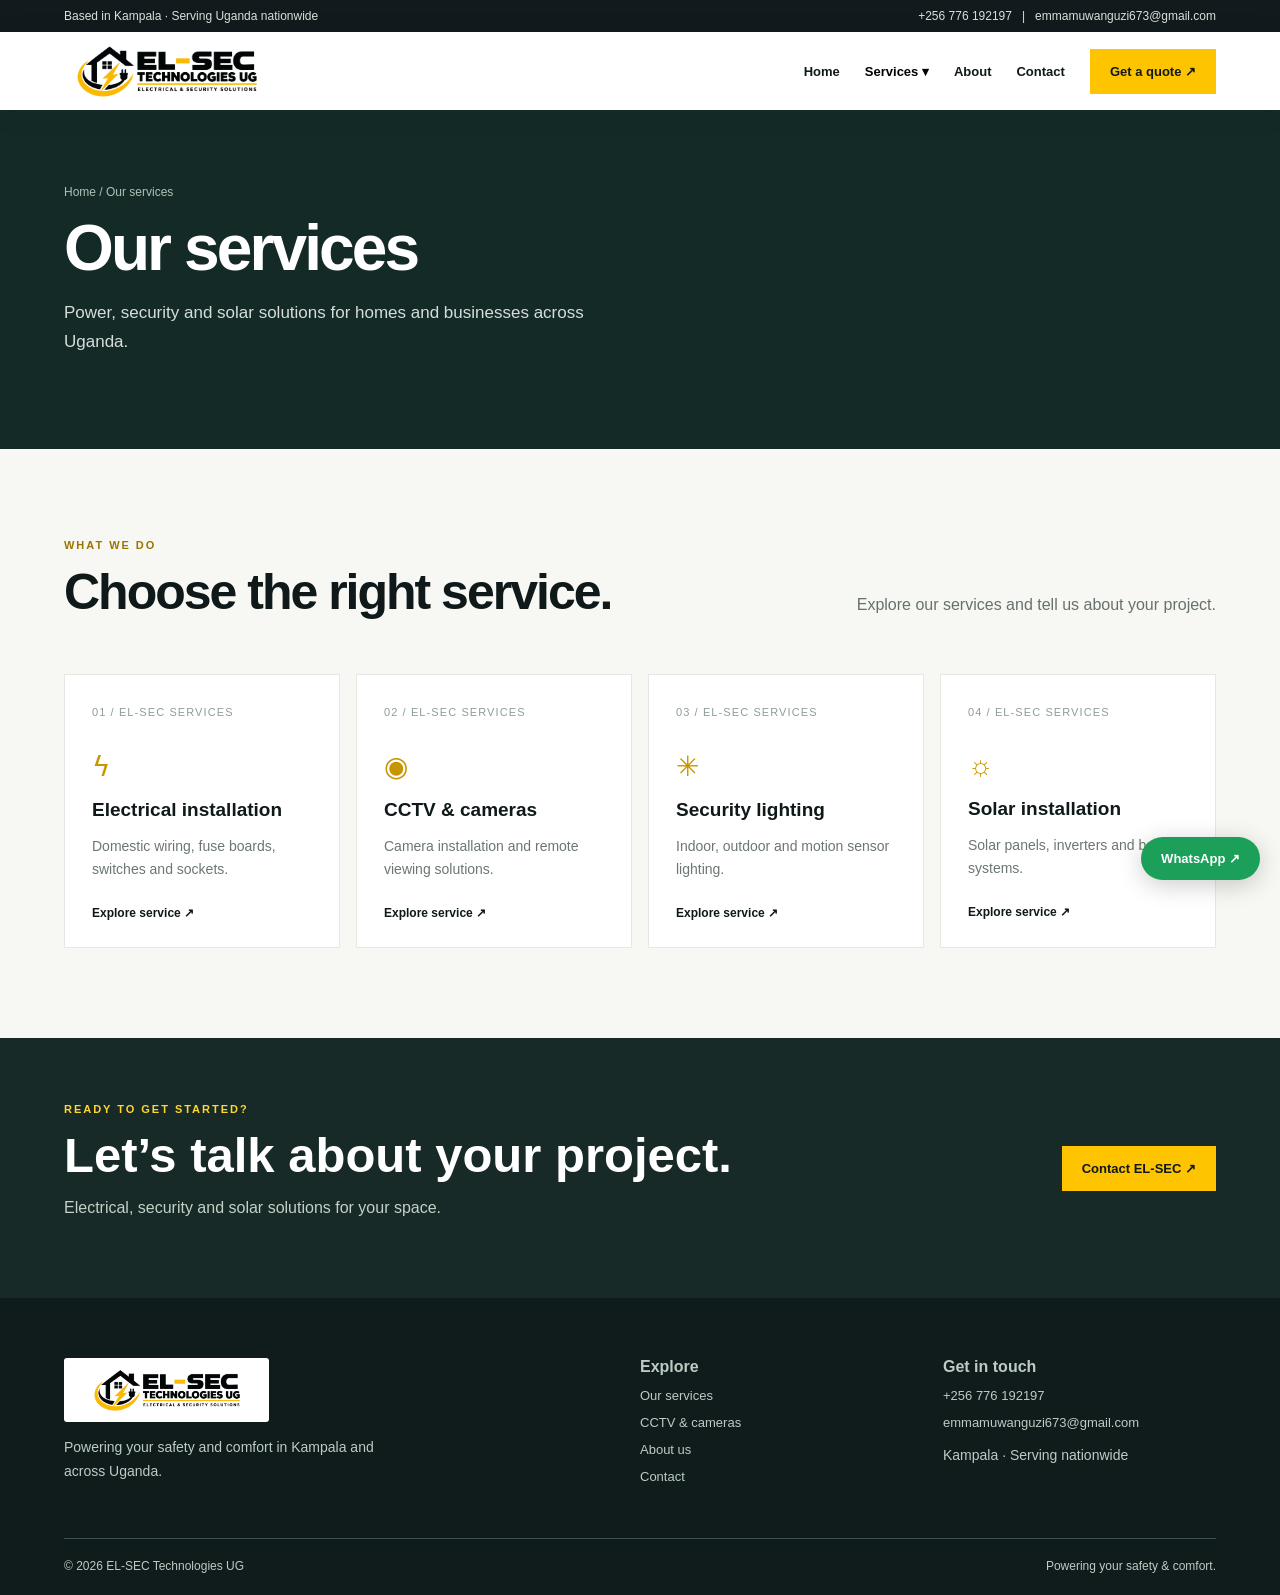
<file: services.html>
<!doctype html>
<html lang="en">
  <head>
    <meta charset="utf-8">
    <meta name="viewport" content="width=device-width,initial-scale=1">
    <meta name="description" content="EL-SEC Technologies UG: electrical, security and solar installations in Uganda.">
    <title>
      Our services | EL-SEC Technologies UG
    </title>
    <link rel="stylesheet" href="style.css">
    <script src="app.js" defer>
    </script>
  </head>
  <body>
    <div class="top">
      <div class="wrap">
        <span>
          Based in Kampala · Serving Uganda nationwide
        </span>
        <span>
          <a href="tel:+256776192197">
            +256 776 192197
          </a>
          &nbsp;
          |
          &nbsp;
          <a href="mailto:emmamuwanguzi673@gmail.com">
            emmamuwanguzi673@gmail.com
          </a>
        </span>
      </div>
    </div>
    <header class="nav">
      <div class="wrap">
        <a class="brand" href="index.html">
          <img class="brandlogo" src="assets/logo.png" alt="EL-SEC Technologies UG — Electrical & Security Solutions">
        </a>
        <button class="menu" aria-label="Open navigation" aria-expanded="false">
          ☰
        </button>
        <nav class="links" aria-label="Main navigation">
          <a href="index.html" class="">
            Home
          </a>
          <div class="drop">
            <button aria-expanded="false" aria-controls="service-menu">
              Services ▾
            </button>
            <div class="dropdown" id="service-menu">
              <a href="services.html">
                All services →
              </a>
              <a href="electrical.html">
                Electrical installation ↗
              </a>
              <a href="cameras.html">
                CCTV
                &
                cameras ↗
              </a>
              <a href="lighting.html">
                Security lighting ↗
              </a>
              <a href="solar.html">
                Solar installation ↗
              </a>
            </div>
          </div>
          <a href="about.html" class="">
            About
          </a>
          <a href="contact.html" class="">
            Contact
          </a>
          <a class="btn" href="contact.html">
            Get a quote ↗
          </a>
        </nav>
      </div>
    </header>
    <main>
      <section class="pagehero">
        <div class="wrap">
          <div class="crumb">
            <a href="index.html">
              Home
            </a>
            / Our services
          </div>
          <h1>
            Our services
          </h1>
          <p>
            Power, security and solar solutions for homes and businesses across Uganda.
          </p>
        </div>
      </section>
      <section class="section">
        <div class="wrap">
          <div class="head">
            <div>
              <div class="label">
                What we do
              </div>
              <h2>
                Choose the right service.
              </h2>
            </div>
            <p>
              Explore our services and tell us about your project.
            </p>
          </div>
          <div class="grid">
            <article class="card">
              <span class="number">
                01 / EL-SEC SERVICES
              </span>
              <div class="icon">
                ϟ
              </div>
              <h3>
                Electrical installation
              </h3>
              <p>
                Domestic wiring, fuse boards, switches and sockets.
              </p>
              <a class="more" href="electrical.html">
                Explore service ↗
              </a>
            </article>
            <article class="card">
              <span class="number">
                02 / EL-SEC SERVICES
              </span>
              <div class="icon">
                ◉
              </div>
              <h3>
                CCTV
                &
                cameras
              </h3>
              <p>
                Camera installation and remote viewing solutions.
              </p>
              <a class="more" href="cameras.html">
                Explore service ↗
              </a>
            </article>
            <article class="card">
              <span class="number">
                03 / EL-SEC SERVICES
              </span>
              <div class="icon">
                ✳
              </div>
              <h3>
                Security lighting
              </h3>
              <p>
                Indoor, outdoor and motion sensor lighting.
              </p>
              <a class="more" href="lighting.html">
                Explore service ↗
              </a>
            </article>
            <article class="card">
              <span class="number">
                04 / EL-SEC SERVICES
              </span>
              <div class="icon">
                ☼
              </div>
              <h3>
                Solar installation
              </h3>
              <p>
                Solar panels, inverters and battery systems.
              </p>
              <a class="more" href="solar.html">
                Explore service ↗
              </a>
            </article>
          </div>
        </div>
      </section>
    </main>
    <section class="contactband">
      <div class="wrap">
        <div>
          <div class="eyebrow">
            Ready to get started?
          </div>
          <h2>
            Let’s talk about your project.
          </h2>
          <p>
            Electrical, security and solar solutions for your space.
          </p>
        </div>
        <a class="btn" href="contact.html">
          Contact EL-SEC ↗
        </a>
      </div>
    </section>
    <footer class="footer">
      <div class="wrap">
        <div class="footergrid">
          <div>
            <a class="brand" href="index.html">
              <img class="brandlogo" src="assets/logo.png" alt="EL-SEC Technologies UG — Electrical & Security Solutions">
            </a>
            <p>
              Powering your safety and comfort in Kampala and across Uganda.
            </p>
          </div>
          <div>
            <strong>
              Explore
            </strong>
            <a class="link" href="services.html">
              Our services
            </a>
            <a class="link" href="cameras.html">
              CCTV
              &
              cameras
            </a>
            <a class="link" href="about.html">
              About us
            </a>
            <a class="link" href="contact.html">
              Contact
            </a>
          </div>
          <div>
            <strong>
              Get in touch
            </strong>
            <a class="link" href="tel:+256776192197">
              +256 776 192197
            </a>
            <a class="link" href="mailto:emmamuwanguzi673@gmail.com">
              emmamuwanguzi673@gmail.com
            </a>
            <p>
              Kampala · Serving nationwide
            </p>
          </div>
        </div>
        <div class="footline">
          <span>
            © 2026 EL-SEC Technologies UG
          </span>
          <span>
            Powering your safety
            &
            comfort.
          </span>
        </div>
      </div>
    </footer>
    <a class="wa" href="https://wa.me/256776192197?text=Hello%20EL-SEC%2C%20I%27d%20like%20to%20ask%20about%20your%20services." aria-label="Contact EL-SEC on WhatsApp">
      WhatsApp ↗
    </a>
  </body>
</html>
</file>
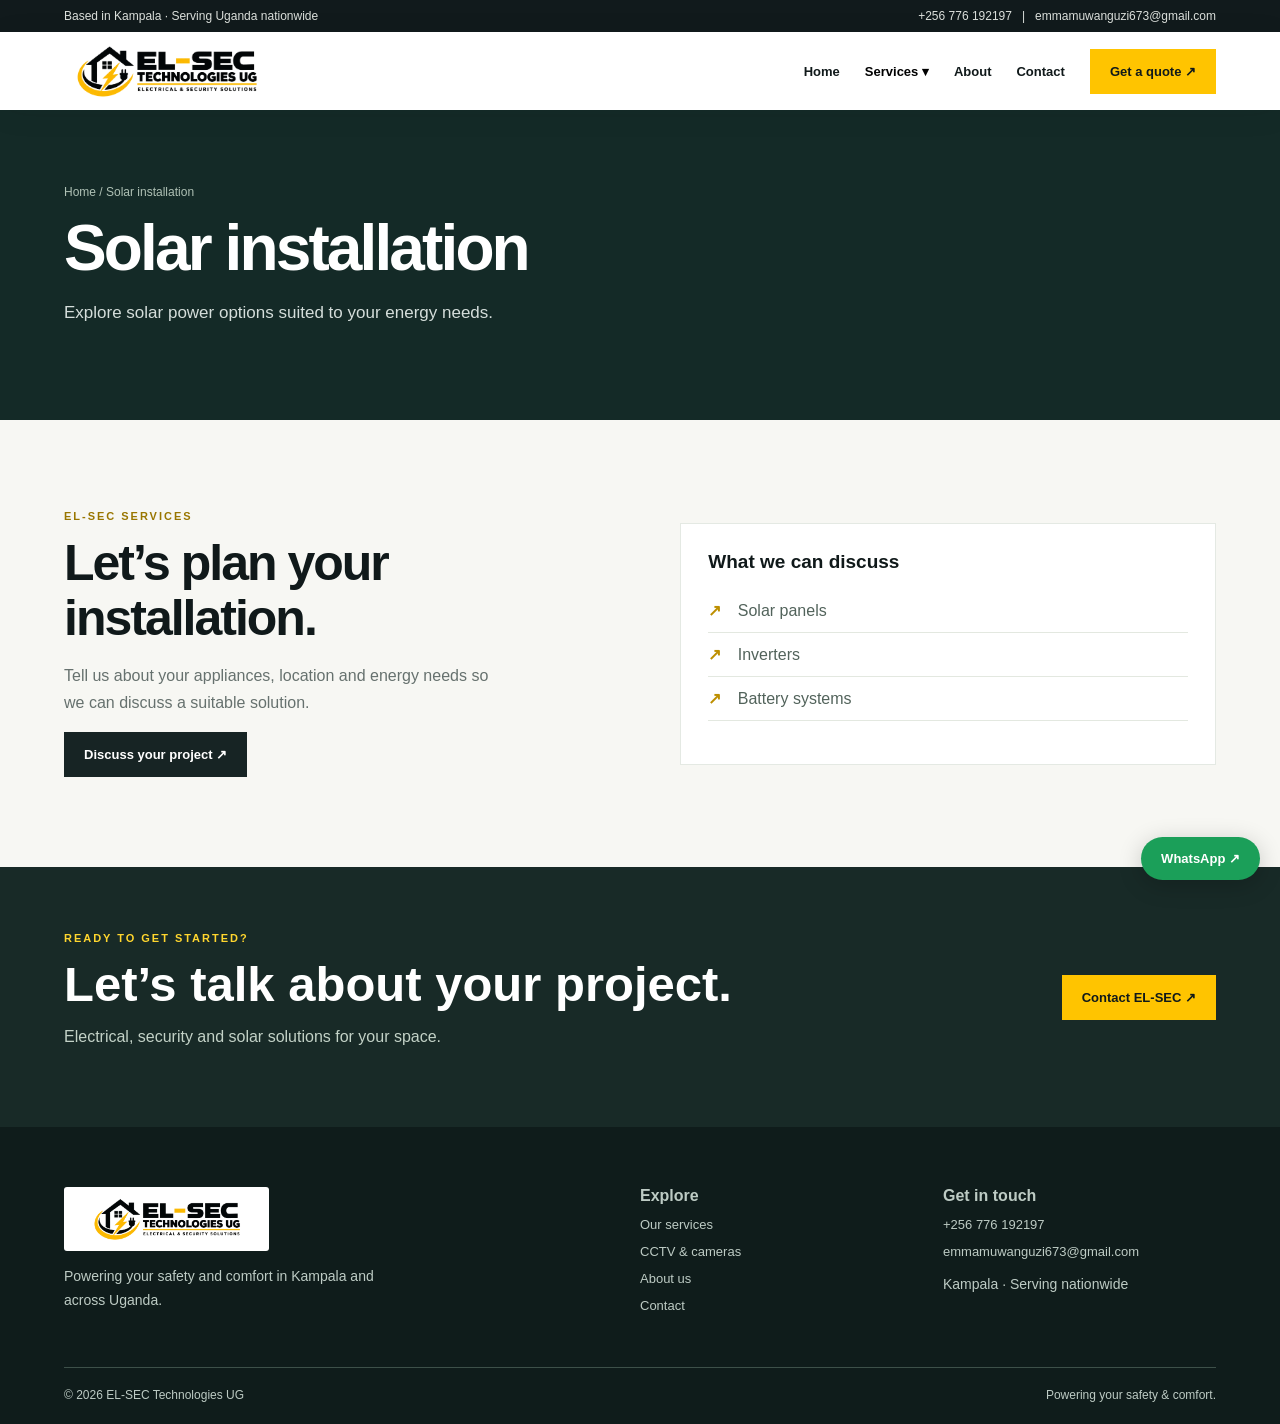
<file: solar.html>
<!doctype html>
<html lang="en">
  <head>
    <meta charset="utf-8">
    <meta name="viewport" content="width=device-width,initial-scale=1">
    <meta name="description" content="EL-SEC Technologies UG: electrical, security and solar installations in Uganda.">
    <title>
      Solar installation | EL-SEC Technologies UG
    </title>
    <link rel="stylesheet" href="style.css">
    <script src="app.js" defer>
    </script>
  </head>
  <body>
    <div class="top">
      <div class="wrap">
        <span>
          Based in Kampala · Serving Uganda nationwide
        </span>
        <span>
          <a href="tel:+256776192197">
            +256 776 192197
          </a>
          &nbsp;
          |
          &nbsp;
          <a href="mailto:emmamuwanguzi673@gmail.com">
            emmamuwanguzi673@gmail.com
          </a>
        </span>
      </div>
    </div>
    <header class="nav">
      <div class="wrap">
        <a class="brand" href="index.html">
          <img class="brandlogo" src="assets/logo.png" alt="EL-SEC Technologies UG — Electrical & Security Solutions">
        </a>
        <button class="menu" aria-label="Open navigation" aria-expanded="false">
          ☰
        </button>
        <nav class="links" aria-label="Main navigation">
          <a href="index.html" class="">
            Home
          </a>
          <div class="drop">
            <button aria-expanded="false" aria-controls="service-menu">
              Services ▾
            </button>
            <div class="dropdown" id="service-menu">
              <a href="services.html">
                All services →
              </a>
              <a href="electrical.html">
                Electrical installation ↗
              </a>
              <a href="cameras.html">
                CCTV
                &
                cameras ↗
              </a>
              <a href="lighting.html">
                Security lighting ↗
              </a>
              <a href="solar.html">
                Solar installation ↗
              </a>
            </div>
          </div>
          <a href="about.html" class="">
            About
          </a>
          <a href="contact.html" class="">
            Contact
          </a>
          <a class="btn" href="contact.html">
            Get a quote ↗
          </a>
        </nav>
      </div>
    </header>
    <main>
      <section class="pagehero">
        <div class="wrap">
          <div class="crumb">
            <a href="index.html">
              Home
            </a>
            / Solar installation
          </div>
          <h1>
            Solar installation
          </h1>
          <p>
            Explore solar power options suited to your energy needs.
          </p>
        </div>
      </section>
      <section class="section">
        <div class="wrap split">
          <div class="copy">
            <div class="label">
              EL-SEC services
            </div>
            <h2>
              Let’s plan your installation.
            </h2>
            <p>
              Tell us about your appliances, location and energy needs so we can discuss a suitable solution.
            </p>
            <a class="btn dark" href="contact.html">
              Discuss your project ↗
            </a>
          </div>
          <div class="card">
            <h3>
              What we can discuss
            </h3>
            <ul class="list">
              <li>
                Solar panels
              </li>
              <li>
                Inverters
              </li>
              <li>
                Battery systems
              </li>
            </ul>
          </div>
        </div>
      </section>
    </main>
    <section class="contactband">
      <div class="wrap">
        <div>
          <div class="eyebrow">
            Ready to get started?
          </div>
          <h2>
            Let’s talk about your project.
          </h2>
          <p>
            Electrical, security and solar solutions for your space.
          </p>
        </div>
        <a class="btn" href="contact.html">
          Contact EL-SEC ↗
        </a>
      </div>
    </section>
    <footer class="footer">
      <div class="wrap">
        <div class="footergrid">
          <div>
            <a class="brand" href="index.html">
              <img class="brandlogo" src="assets/logo.png" alt="EL-SEC Technologies UG — Electrical & Security Solutions">
            </a>
            <p>
              Powering your safety and comfort in Kampala and across Uganda.
            </p>
          </div>
          <div>
            <strong>
              Explore
            </strong>
            <a class="link" href="services.html">
              Our services
            </a>
            <a class="link" href="cameras.html">
              CCTV
              &
              cameras
            </a>
            <a class="link" href="about.html">
              About us
            </a>
            <a class="link" href="contact.html">
              Contact
            </a>
          </div>
          <div>
            <strong>
              Get in touch
            </strong>
            <a class="link" href="tel:+256776192197">
              +256 776 192197
            </a>
            <a class="link" href="mailto:emmamuwanguzi673@gmail.com">
              emmamuwanguzi673@gmail.com
            </a>
            <p>
              Kampala · Serving nationwide
            </p>
          </div>
        </div>
        <div class="footline">
          <span>
            © 2026 EL-SEC Technologies UG
          </span>
          <span>
            Powering your safety
            &
            comfort.
          </span>
        </div>
      </div>
    </footer>
    <a class="wa" href="https://wa.me/256776192197?text=Hello%20EL-SEC%2C%20I%27d%20like%20to%20ask%20about%20your%20services." aria-label="Contact EL-SEC on WhatsApp">
      WhatsApp ↗
    </a>
  </body>
</html>
</file>
<file: style.css>
:root {
  --ink:#10191a;
  --dark:#111a1c;
  --gold:#ffc400;
  --cream:#f7f7f3;
  --muted:#66716e
}
* {
  box-sizing:border-box
}
html {
  scroll-behavior:smooth
}
body {
  margin:0;
  background:var(--cream);
  color:var(--ink);
  font-family:Arial,sans-serif
}
a {
  text-decoration:none;
  color:inherit
}
button,input,textarea,select {
  font:inherit
}
.wrap {
  width:min(1200px,90%);
  margin:auto
}
.top {
  background:#111a1c;
  color:#dce0dc;
  font-size:12px;
  padding:9px 0
}
.top .wrap {
  display:flex;
  justify-content:space-between
}
.nav {
  background:#fff;
  position:sticky;
  top:0;
  z-index:20;
  box-shadow:0 4px 30px #17202010
}
.nav .wrap {
  display:flex;
  justify-content:space-between;
  align-items:center;
  min-height:78px
}
.brand {
  display:flex;
  align-items:center;
  gap:10px;
  font-weight:900;
  letter-spacing:.02em
}
.mark {
  width:42px;
  height:42px;
  display:grid;
  place-items:center;
  border:3px solid #10191a;
  border-radius:50%;
  color:#e5a900;
  font-size:24px
}
.brand small {
  display:block;
  font-size:9px;
  letter-spacing:.14em
}
.links {
  display:flex;
  align-items:center;
  gap:25px;
  font-size:13px;
  font-weight:bold
}
.links>a,.drop>button {
  position:relative
}
.links>a:not(.btn):after,.drop>button:after {
  content:'';
  position:absolute;
  bottom:-8px;
  left:0;
  width:0;
  height:2px;
  background:var(--gold);
  transition:width .2s
}
.links>a:hover:after,.links>a:focus-visible:after,.drop:hover>button:after,.drop:focus-within>button:after {
  width:100%
}
.links .active {
  color:#a87800
}
.btn {
  display:inline-flex;
  background:var(--gold);
  color:#10191a;
  padding:15px 20px;
  font-weight:800;
  font-size:13px;
  align-items:center;
  gap:14px;
  transition:transform .2s,background .2s,box-shadow .2s
}
.btn:hover,.btn:focus-visible {
  background:#ffda4d;
  transform:translateY(-3px);
  box-shadow:0 8px 20px #0002
}
.btn.dark {
  background:#172424;
  color:white
}
.btn.dark:hover {
  background:#314540
}
.drop {
  position:relative
}
.drop>button {
  background:none;
  border:0;
  cursor:pointer;
  font-weight:bold;
  font-size:13px;
  padding:14px 0
}
.dropdown {
  display:none;
  position:absolute;
  left:-25px;
  top:100%;
  width:260px;
  background:white;
  padding:12px;
  box-shadow:0 14px 40px #0002;
  border-top:3px solid var(--gold)
}
.drop:hover .dropdown,.drop:focus-within .dropdown,.drop.open .dropdown {
  display:block
}
.dropdown a {
  display:block;
  padding:13px;
  font-size:13px;
  transition:background .2s,transform .2s
}
.dropdown a:hover,.dropdown a:focus-visible {
  background:#fff7d8;
  transform:translateX(4px)
}
.menu {
  display:none;
  border:0;
  background:none;
  font-size:25px
}
.hero {
  min-height:600px;
  display:flex;
  align-items:center;
  background:linear-gradient(90deg,#102321ef 0%,#102321c8 49%,#10232125),url('hero.png') center/cover;
  color:white
}
.hero-inner {
  padding:100px 0;
  max-width:700px
}
.eyebrow {
  color:#ffd62e;
  text-transform:uppercase;
  letter-spacing:.18em;
  font-size:11px;
  font-weight:800
}
.hero h1 {
  font-size:clamp(46px,6.4vw,82px);
  line-height:1.02;
  letter-spacing:-.05em;
  margin:20px 0
}
.hero h1 span {
  color:var(--gold)
}
.hero p,.pagehero p {
  font-size:17px;
  color:#d5dedb;
  line-height:1.7;
  max-width:560px
}
.actions {
  display:flex;
  gap:24px;
  align-items:center;
  margin-top:30px;
  flex-wrap:wrap
}
.under {
  border-bottom:1px solid #ccd8d0;
  padding-bottom:6px;
  font-weight:bold;
  font-size:13px
}
.strip {
  background:var(--gold);
  font-size:12px;
  font-weight:bold
}
.strip .wrap {
  display:flex;
  justify-content:space-between;
  gap:15px;
  padding:20px 0
}
.section {
  padding:90px 0
}
.head {
  display:flex;
  justify-content:space-between;
  align-items:end;
  gap:30px;
  margin-bottom:40px
}
.label {
  font-size:11px;
  letter-spacing:.18em;
  text-transform:uppercase;
  font-weight:800;
  color:#997600
}
.section h2 {
  font-size:clamp(34px,4vw,50px);
  letter-spacing:-.04em;
  line-height:1.1;
  margin:14px 0
}
.head p,.copy p {
  color:var(--muted);
  line-height:1.7;
  max-width:440px
}
.grid {
  display:grid;
  grid-template-columns:repeat(4,1fr);
  gap:16px
}
.card {
  background:white;
  border:1px solid #e4e9e3;
  padding:27px;
  transition:transform .25s,box-shadow .25s,border-color .25s
}
.card:hover,.card:focus-within {
  transform:translateY(-6px);
  box-shadow:0 15px 35px #162b2115;
  border-color:#e9c854
}
.card .number {
  font-size:11px;
  color:#8e9d96;
  letter-spacing:.1em
}
.icon {
  font-size:28px;
  color:#c89500;
  margin:30px 0 16px
}
.card h3 {
  font-size:19px;
  margin:0 0 12px
}
.card p {
  color:#6b7770;
  font-size:14px;
  line-height:1.65
}
.card a.more {
  display:block;
  font-size:12px;
  font-weight:bold;
  margin-top:25px
}
.light {
  background:#eaece6
}
.split {
  display:grid;
  grid-template-columns:1fr 1fr;
  gap:7%;
  align-items:center
}
.split img {
  width:100%;
  display:block;
  object-fit:cover;
  border-radius:3px
}
.contactband {
  background:#182a27;
  color:white;
  padding:65px 0
}
.contactband .wrap {
  display:flex;
  align-items:center;
  justify-content:space-between;
  gap:30px
}
.contactband h2 {
  font-size:clamp(34px,4vw,49px);
  margin:12px 0
}
.contactband p {
  color:#c3d2c7
}
.footer {
  background:#0f1c1b;
  color:#bdcbc4;
  padding:60px 0 22px
}
.footergrid {
  display:grid;
  grid-template-columns:2fr 1fr 1fr;
  gap:30px
}
.footer .brand {
  color:white
}
.footer p {
  line-height:1.7;
  font-size:14px;
  max-width:350px
}
.footer a.link {
  display:block;
  margin:12px 0;
  font-size:13px
}
.footer a.link:hover {
  color:#ffce27
}
.footline {
  border-top:1px solid #3d5049;
  margin-top:40px;
  padding-top:20px;
  font-size:12px;
  display:flex;
  justify-content:space-between
}
.pagehero {
  background:#142a27;
  color:white;
  padding:75px 0
}
.pagehero h1 {
  font-size:clamp(42px,5vw,65px);
  line-height:1.05;
  letter-spacing:-.045em;
  margin:16px 0
}
.crumb {
  font-size:12px;
  color:#afc1b5
}
.crumb a:hover {
  color:#ffce27
}
.servicegrid {
  display:grid;
  grid-template-columns:1fr 1fr;
  gap:16px
}
.servicegrid .card {
  padding:32px
}
.list {
  padding:0;
  list-style:none
}
.list li {
  padding:12px 0;
  border-bottom:1px solid #e3e8e0;
  color:#52635b
}
.list li:before {
  content:'↗';
  color:#bd8f00;
  margin-right:12px;
  font-weight:bold
}
.gallery {
  display:grid;
  grid-template-columns:repeat(3,1fr);
  gap:18px
}
.product {
  background:white;
  border:1px solid #e4e9e3;
  overflow:hidden;
  transition:transform .25s,box-shadow .25s
}
.product:hover {
  transform:translateY(-5px);
  box-shadow:0 14px 35px #14251c18
}
.product .pic {
  height:260px;
  overflow:hidden;
  background:#e8ebe5
}
.product img {
  width:100%;
  height:100%;
  object-fit:cover;
  transition:transform .4s
}
.product:hover img {
  transform:scale(1.06)
}
.product .content {
  padding:22px
}
.product h3 {
  margin:0 0 10px
}
.product p {
  font-size:14px;
  color:#6b7770;
  line-height:1.6
}
.product a {
  font-size:12px;
  font-weight:800
}
.contactcards {
  display:grid;
  grid-template-columns:repeat(3,1fr);
  gap:18px
}
.contactcards .card a {
  overflow-wrap:anywhere
}
.wa {
  position:fixed;
  bottom:20px;
  right:20px;
  background:#1b9f59;
  color:white;
  border-radius:50px;
  padding:14px 20px;
  z-index:10;
  font-weight:bold;
  font-size:13px;
  box-shadow:0 5px 25px #0003
}
.wa:hover {
  background:#138147
}
a:focus-visible,button:focus-visible {
  outline:3px solid #d89e00;
  outline-offset:4px
}
@media(max-width:850px) {
  .menu {
    display:block
  }
  .links {
    display:none;
    position:absolute;
    top:78px;
    left:0;
    right:0;
    background:#fff;
    padding:22px 5%;
    align-items:stretch;
    flex-direction:column;
    gap:8px;
    box-shadow:0 15px 25px #0002
  }
  .links.open {
    display:flex
  }
  .links>a:not(.btn) {
    padding:12px 0
  }
  .dropdown {
    position:static;
    box-shadow:none;
    border-left:3px solid var(--gold);
    border-top:0;
    width:100%
  }
  .drop:hover .dropdown {
    display:none
  }
  .drop.open .dropdown,.drop:focus-within .dropdown {
    display:block
  }
  .grid,.gallery {
    grid-template-columns:repeat(2,1fr)
  }
  .split {
    grid-template-columns:1fr;
    gap:35px
  }
  .contactcards {
    grid-template-columns:1fr
  }
  .top .wrap span:last-child {
    display:none
  }
  .head,.contactband .wrap {
    align-items:start;
    flex-direction:column
  }
  .footergrid {
    grid-template-columns:1fr 1fr
  }
  .footergrid>div:first-child {
    grid-column:1/-1
  }
}
@media(max-width:500px) {
  .grid,.gallery,.servicegrid {
    grid-template-columns:1fr
  }
  .hero {
    min-height:540px
  }
  .hero h1 {
    font-size:46px
  }
  .strip .wrap {
    flex-wrap:wrap
  }
  .section {
    padding:65px 0
  }
  .footergrid {
    grid-template-columns:1fr
  }
  .footergrid>div:first-child {
    grid-column:auto
  }
  .wa {
    padding:12px 15px
  }
  .footline {
    gap:10px;
    flex-direction:column
  }
}
@media(prefers-reduced-motion:reduce) {
  * {
    scroll-behavior:auto!important;
    transition:none!important
  }
}
.brandlogo {
  display:block;
  width:205px;
  height:64px;
  object-fit:contain;
  background:#fff
}
.footer .brandlogo {
  border-radius:3px;
  padding:6px
}
.brand-panel {
  min-height:365px;
  background:#172521;
  padding:38px;
  display:flex;
  flex-direction:column;
  justify-content:space-between;
  color:white;
  border-left:8px solid #ffc400
}
.panel-label,.panel-values {
  font-size:11px;
  letter-spacing:.14em;
  font-weight:bold;
  color:#f5d55a
}
.panel-logo {
  background:#fff;
  padding:25px 20px
}
.panel-logo img {
  width:100%;
  height:auto
}
.brand-panel p {
  font-size:clamp(24px,3vw,34px);
  line-height:1.2;
  font-weight:bold;
  margin:22px 0;
  letter-spacing:-.03em
}
</file>
